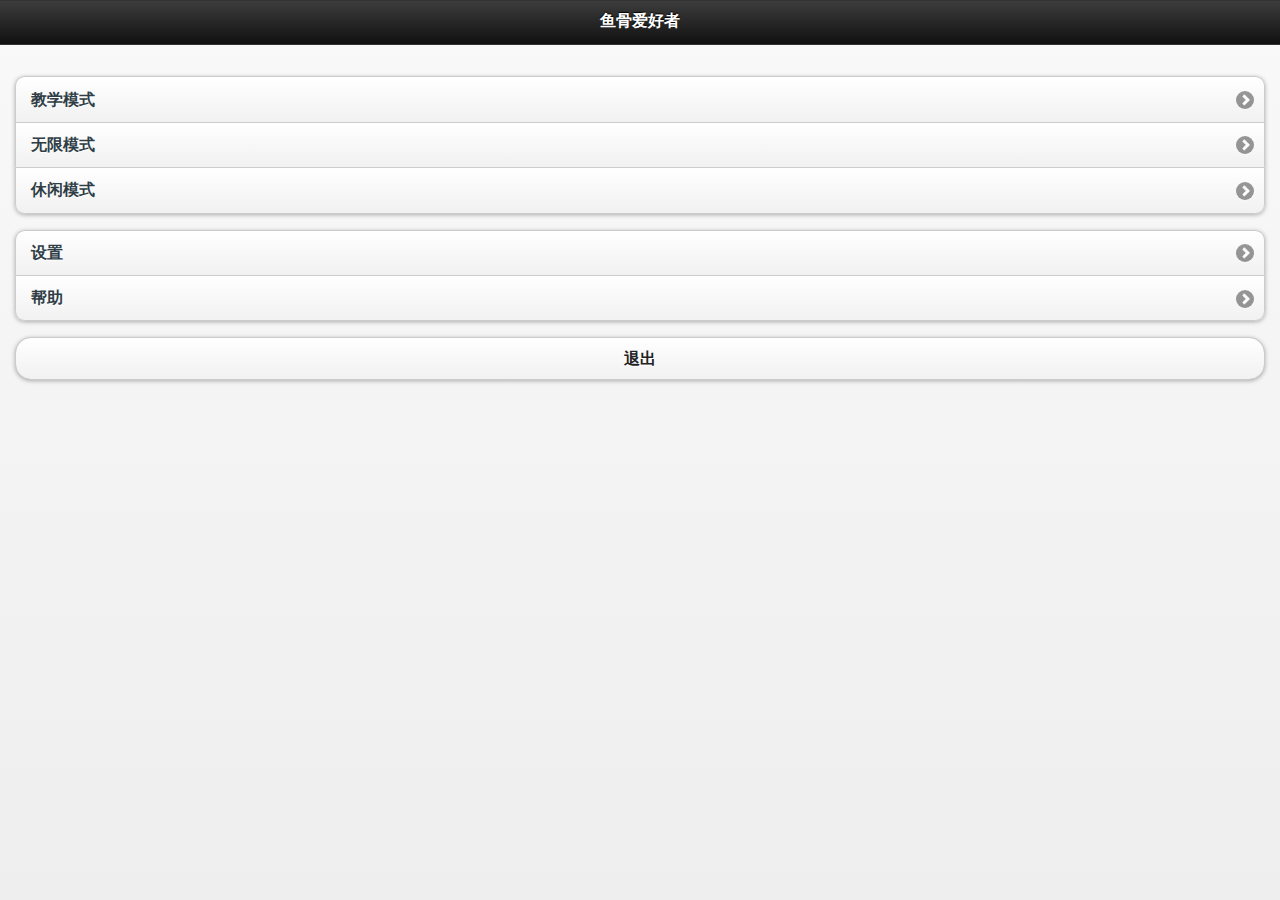
<file: assets/www/index.html>
<!DOCTYPE HTML>
<html>
	<head>
		<meta http-equiv="Content-Type" content="text/html; charset=UTF-8"/> 
		<meta name="viewport" content="width=device-width, initial-scale=1">
		
		<link rel="stylesheet" href="jquery.mobile/jquery.mobile-1.1.1.css" />
		
		<script type="text/javascript" charset="utf-8" src="jquery.mobile/jquery.js"></script>
		<script type="text/javascript" charset="utf-8" src="jquery.mobile/jquery.mobile-1.1.1.js"></script>
		
		<script type="text/javascript">
			function teachMode() {
				window.localStorage.setItem("level", "1");
				window.localStorage.setItem("windowWidth", $(window).width());
				window.localStorage.setItem("windowHeight", $(window).height());
				//navigator.app.loadUrl('file:///android_asset/www/game.html');
				var userAgent = navigator.userAgent.toLowerCase();
				if (userAgent.match(/android/)) {
					window.JsHelper.goToHtml("game.html");
				} else {
					window.location.href = "game.html";
				}
			}
		</script>
	</head>
	<body>
		<div data-role="page" id="homePage">
			<div data-role="header">
				<h1>鱼骨爱好者</h1>
			</div><!-- /header -->
		
			<div data-role="content" id="content">
				<ul data-role="listview" data-inset="true">
					<li>
						<a href="#" data-transition="slide" rel="external" onclick="teachMode()">
							教学模式
						</a>
					</li><li>
						<a href="test.html" data-transition="slide" rel="external">
							无限模式
						</a>
					</li><li>
						<a href="game.html" data-transition="slide" rel="external">
							休闲模式
						</a>
					</li>
				</ul>
				<ul data-role="listview" data-inset="true">
					<li><a href="#">设置</a></li>
					<li><a href="#">帮助</a></li>
				</ul>
				<a href="#" data-role="button">退出</a>
					
			</div><!-- /content -->
		
			<!--div data-role="footer">
				<h4>Page Footer</h4>
			</div--><!-- /footer -->
		</div><!-- /page -->
	</body>
</html>
</file>
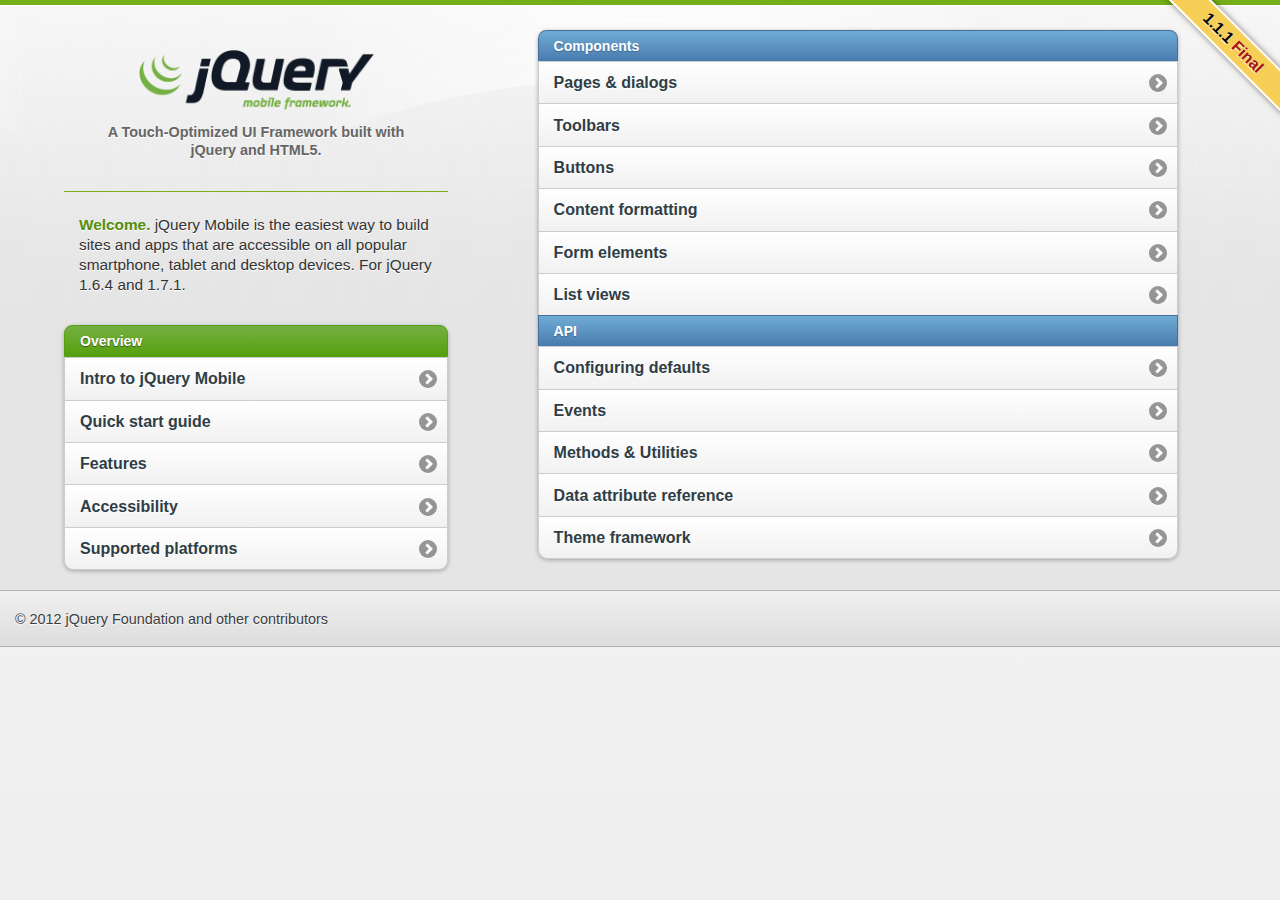
<file: assets/www/jquery.mobile/demos/index.html>
<!DOCTYPE html>
<html>
<head>
	<meta charset="utf-8">
	<meta name="viewport" content="width=device-width, initial-scale=1">
	<title>jQuery Mobile: Demos and Documentation</title>
	<link rel="stylesheet"  href="css/themes/default/jquery.mobile-1.1.1.css" />
	<link rel="stylesheet" href="docs/_assets/css/jqm-docs.css" />
	<script src="js/jquery.js"></script>
	<script src="docs/_assets/js/jqm-docs.js"></script>
	<script src="js/jquery.mobile-1.1.1.js"></script>
	
</head>
<body>
<div data-role="page" class="type-home">
	<div data-role="content">
		<p class="jqm-version"></p>


		<div class="content-secondary">

			<div id="jqm-homeheader">
				<h1 id="jqm-logo"><img src="docs/_assets/images/jquery-logo.png" alt="jQuery Mobile Framework" /></h1>
				<p>A Touch-Optimized UI Framework built with jQuery and HTML5.</p>
			</div>


			<p class="intro"><strong>Welcome.</strong> jQuery Mobile is the easiest way to build sites and apps that are accessible on all popular smartphone, tablet and desktop devices. For jQuery 1.6.4 and 1.7.1.</p>

			<ul data-role="listview" data-inset="true" data-theme="c" data-dividertheme="f">
				<li data-role="list-divider">Overview</li>
				<li><a href="docs/about/intro.html">Intro to jQuery Mobile</a></li>
				<li><a href="docs/about/getting-started.html">Quick start guide</a></li>
				<li><a href="docs/about/features.html">Features</a></li>
				<li><a href="docs/about/accessibility.html">Accessibility</a></li>
				<li><a href="docs/about/platforms.html">Supported platforms</a></li>
			</ul>

		</div><!--/content-primary-->

		<div class="content-primary">
			<nav>


				<ul data-role="listview" data-inset="true" data-theme="c" data-dividertheme="b">
					<li data-role="list-divider">Components</li>
					<li><a href="docs/pages/index.html">Pages &amp; dialogs</a></li>
					<li><a href="docs/toolbars/index.html">Toolbars</a></li>
					<li><a href="docs/buttons/index.html">Buttons</a></li>
					<li><a href="docs/content/index.html">Content formatting</a></li>
					<li><a href="docs/forms/index.html">Form elements</a></li>
					<li><a href="docs/lists/index.html">List views</a></li>

					<li data-role="list-divider">API</li>
					<li><a href="docs/api/globalconfig.html">Configuring defaults</a></li>
					<li><a href="docs/api/events.html">Events</a></li>
					<li><a href="docs/api/methods.html">Methods &amp; Utilities</a></li>
					<li><a href="docs/api/data-attributes.html">Data attribute reference</a></li>
					<li><a href="docs/api/themes.html">Theme framework</a></li>


				</ul>
			</nav>
		</div>



	</div>

	<div data-role="footer" class="footer-docs" data-theme="c">
			<p>&copy; 2012 jQuery Foundation and other contributors</p>
	</div>

</div>
</body>
</html>
</file>
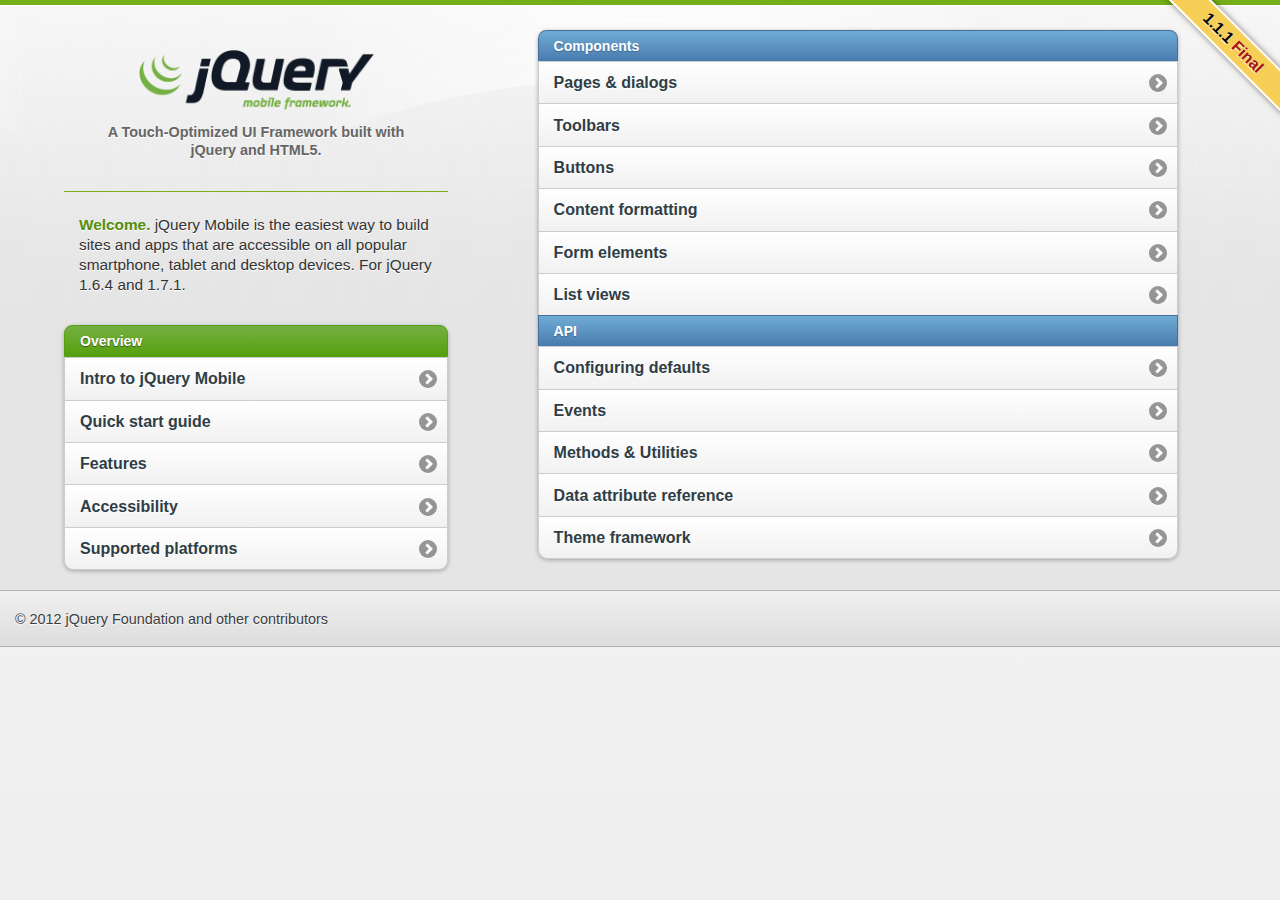
<file: assets/www/jquery.mobile/demos/docs/index.html>
<!DOCTYPE html>
<html>
<head>
	<meta charset="utf-8">
	<meta name="viewport" content="width=device-width, initial-scale=1">
	<title>jQuery Mobile: Demos and Documentation</title>
	<link rel="stylesheet"  href="../css/themes/default/jquery.mobile-1.1.1.css" />
	<link rel="stylesheet" href="_assets/css/jqm-docs.css"/>

	<script src="../js/jquery.js"></script>
	<script src="../docs/_assets/js/jqm-docs.js"></script>
	<script src="../js/jquery.mobile-1.1.1.js"></script>
	<!-- Need to get a proper redirect hooked up. Blech. -->
	<meta http-equiv="refresh" content="0;url=../index.html">
</head> 
<body> 
	<div data-role="page" class="type-index">

<div data-role="header" data-theme="f">
	<h1>jQuery Mobile Docs</h1>
	<a href="../index.html" data-icon="home" data-iconpos="notext" class="ui-btn-right">Home</a>
</div>

<div data-role="content">   
	
<p>Nothing to see here folks.</p>
<a href="../index.html" data-role="button">View the documentation home page</a>

</div>

</div>
</body>
</html>
</file>
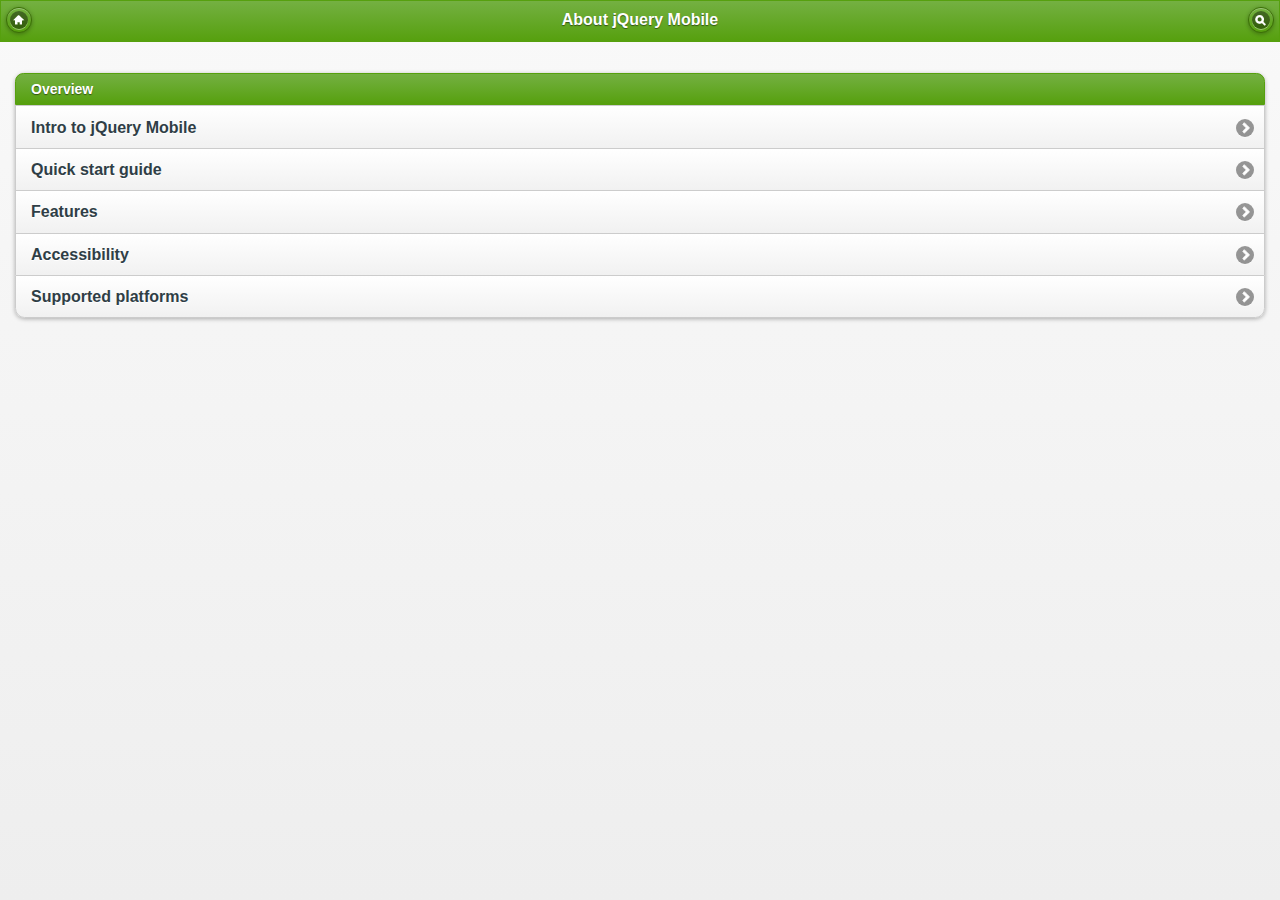
<file: assets/www/jquery.mobile/demos/docs/about/index.html>
<!DOCTYPE html>
<html>
<head>
	<meta charset="utf-8">
	<meta name="viewport" content="width=device-width, initial-scale=1">
	<title>jQuery UI Mobile Framework - About</title>
	<link rel="stylesheet"  href="../../css/themes/default/jquery.mobile-1.1.1.css" />
	<link rel="stylesheet" href="../_assets/css/jqm-docs.css"/>

	<script src="../../js/jquery.js"></script>
	<script src="../../docs/_assets/js/jqm-docs.js"></script>
	<script src="../../js/jquery.mobile-1.1.1.js"></script>

</head>
<body> 

	<div data-role="page" class="type-index">

<div data-role="header" data-theme="f">
	<h1>About jQuery Mobile</h1>
	<a href="../../" data-icon="home" data-iconpos="notext" data-direction="reverse">Home</a>
		<a href="../nav.html" data-icon="search" data-iconpos="notext" data-rel="dialog" data-transition="fade">Search</a>
</div>

<div data-role="content">
	
	<ul data-role="listview" data-inset="true" data-theme="c" data-dividertheme="f">
		<li data-role="list-divider">Overview</li>
		<li><a href="intro.html">Intro to jQuery Mobile</a></li>
		<li><a href="getting-started.html">Quick start guide</a></li>	
		<li><a href="features.html">Features</a></li>
		<li><a href="accessibility.html">Accessibility</a></li>
		<li><a href="platforms.html">Supported platforms</a></li>
	</ul>

</div>

</div>
</body>
</html>
</file>
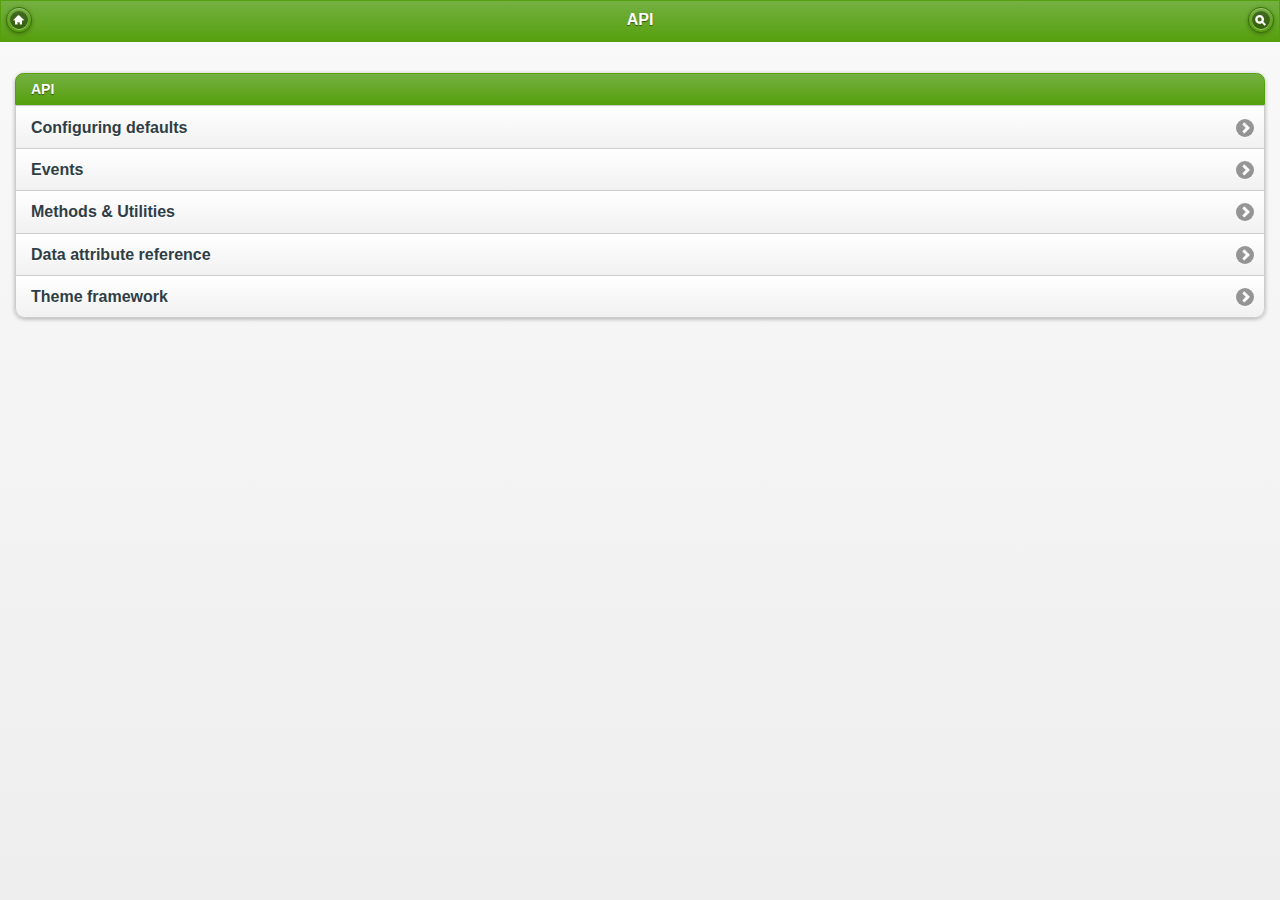
<file: assets/www/jquery.mobile/demos/docs/api/index.html>
<!DOCTYPE html>
<html>
<head>
	<meta charset="utf-8">
	<meta name="viewport" content="width=device-width, initial-scale=1">
	<title>jQuery UI Mobile Framework - API</title>
	<link rel="stylesheet"  href="../../css/themes/default/jquery.mobile-1.1.1.css" />
	<link rel="stylesheet" href="../_assets/css/jqm-docs.css"/>

	<script src="../../js/jquery.js"></script>
	<script src="../../docs/_assets/js/jqm-docs.js"></script>
	<script src="../../js/jquery.mobile-1.1.1.js"></script>

</head> 
<body> 
<div data-role="page" class="type-index">

<div data-role="header" data-theme="f">
	<h1>API</h1>
	<a href="../../" data-icon="home" data-iconpos="notext" data-direction="reverse">Home</a>
		<a href="../nav.html" data-icon="search" data-iconpos="notext" data-rel="dialog" data-transition="fade">Search</a>
</div>

<div data-role="content">
	
		
		<ul data-role="listview" data-inset="true" data-theme="c" data-dividertheme="f">
			<li data-role="list-divider">API</li>
			<li><a href="globalconfig.html">Configuring defaults</a></li>
			<li><a href="events.html">Events</a></li>
			<li><a href="methods.html">Methods &amp; Utilities</a></li>
			<li><a href="data-attributes.html">Data attribute reference</a></li>
			<li><a href="themes.html">Theme framework</a></li>
		</ul>

</div>

</div>
</body>
</html>
</file>
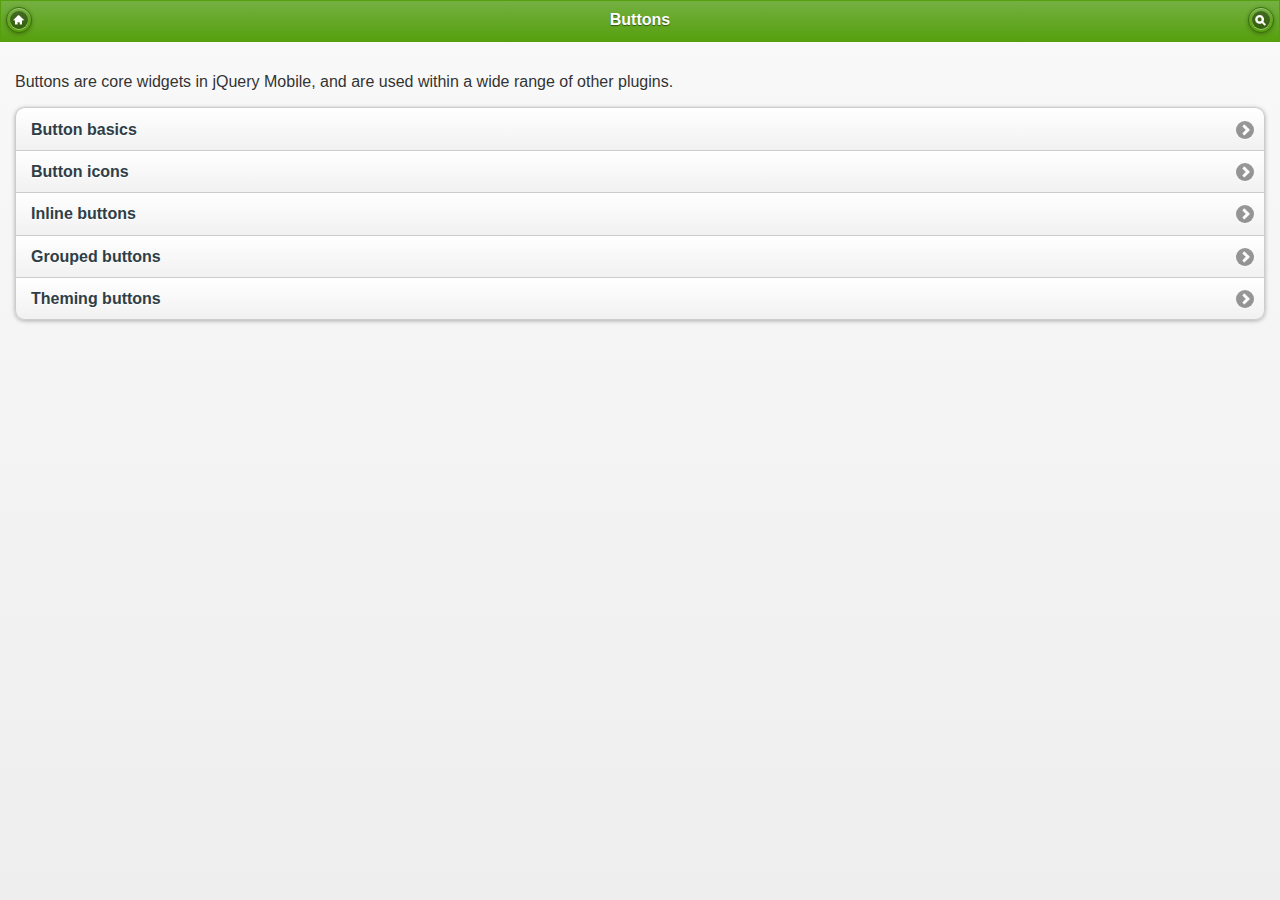
<file: assets/www/jquery.mobile/demos/docs/buttons/index.html>
<!DOCTYPE html> 
<html>
	<head>
	<meta charset="utf-8">
	<meta name="viewport" content="width=device-width, initial-scale=1"> 
	<title>jQuery Mobile Docs - Buttons</title> 
	<link rel="stylesheet"  href="../../css/themes/default/jquery.mobile-1.1.1.css" />  
	<link rel="stylesheet" href="../_assets/css/jqm-docs.css"/>

	<script src="../../js/jquery.js"></script>
	<script src="../../docs/_assets/js/jqm-docs.js"></script>
	<script src="../../js/jquery.mobile-1.1.1.js"></script>

</head> 
<body> 

<div data-role="page" class="type-index">

	<div data-role="header" data-theme="f">
		<h1>Buttons</h1>
		<a href="../../" data-icon="home" data-iconpos="notext" data-direction="reverse">Home</a>
		<a href="../nav.html" data-icon="search" data-iconpos="notext" data-rel="dialog" data-transition="fade">Search</a>
	</div><!-- /header -->

	<div data-role="content">
			<p>Buttons are core widgets in jQuery Mobile, and are used within a wide range of other plugins.</p>

			<ul data-role="listview" data-inset="true">
					<li><a href="buttons-types.html">Button basics</a></li>
					<li><a href="buttons-icons.html">Button icons</a></li>
					<li><a href="buttons-inline.html">Inline buttons</a></li>
					<li><a href="buttons-grouped.html">Grouped buttons</a></li>
					<li><a href="buttons-themes.html">Theming buttons</a></li>
			</ul>
		</div>
	</div><!-- /content -->



	</div><!-- /page -->

	</body>
	</html>
</file>
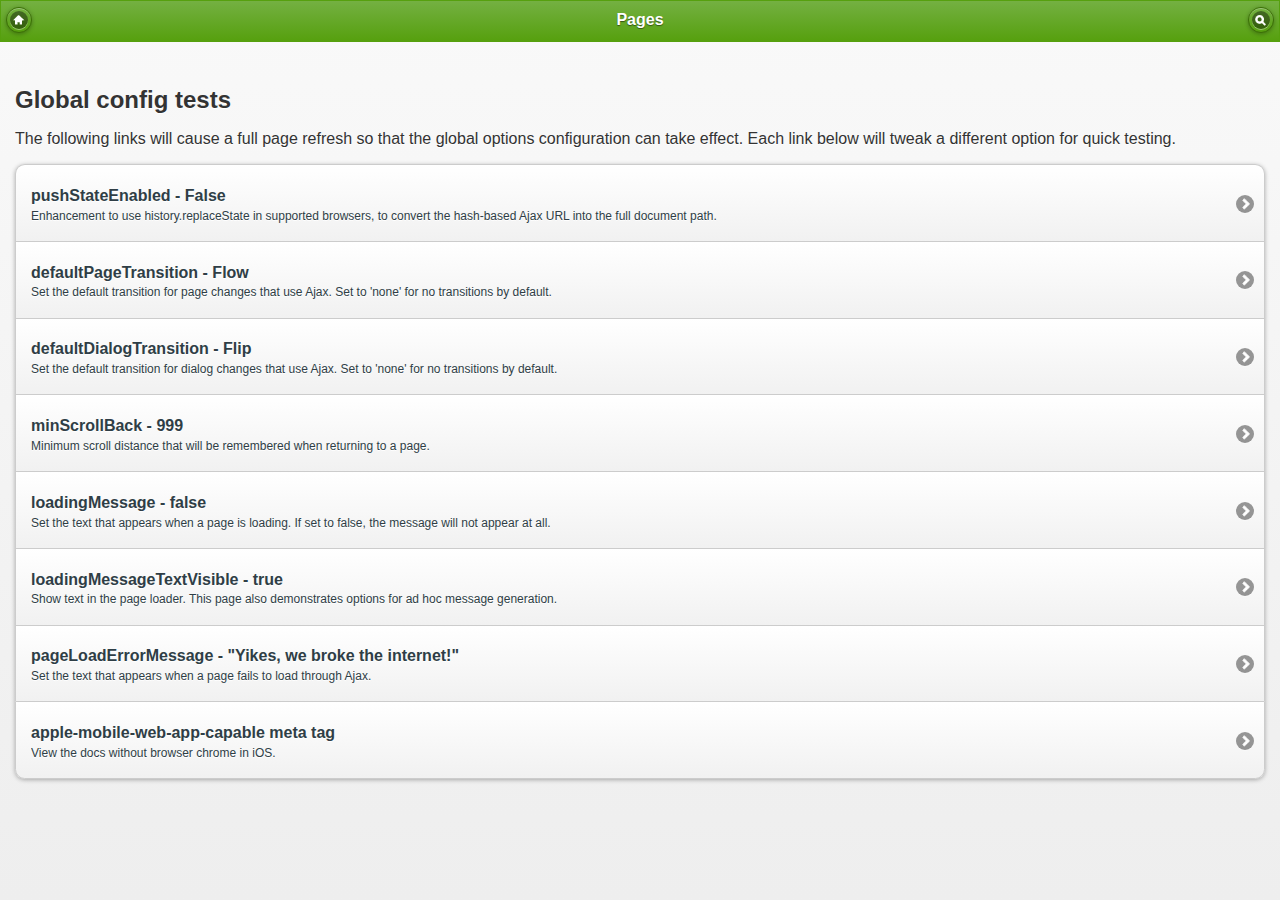
<file: assets/www/jquery.mobile/demos/docs/config/index.html>
<!DOCTYPE html> 
<html>
	<head>
	<meta charset="utf-8">
	<meta name="viewport" content="width=device-width, initial-scale=1"> 
	<title>jQuery Mobile Docs - Configuration</title> 
	<link rel="stylesheet"  href="../../css/themes/default/jquery.mobile-1.1.1.css" />  
	<link rel="stylesheet" href="../_assets/css/jqm-docs.css"/>

	<script src="../../js/jquery.js"></script>
	<script src="../../docs/_assets/js/jqm-docs.js"></script>
	<script src="../../js/jquery.mobile-1.1.1.js"></script>

</head> 
<body> 

	<div data-role="page" class="type-index">

		<div data-role="header" data-theme="f">
		<h1>Pages</h1>
		<a href="../../" data-icon="home" data-iconpos="notext" data-direction="reverse">Home</a>
		<a href="../nav.html" data-icon="search" data-iconpos="notext" data-rel="dialog" data-transition="fade">Search</a>
	</div><!-- /header -->

	<div data-role="content">
				<h2>Global config tests</h2>
				<p>The following links will cause a full page refresh so that the global options configuration can take effect. Each link below will tweak a different option for quick testing.</p>

			
		<ul data-role="listview" data-inset="true">
			<li>
				<a href="pushState.html" data-ajax="false">
				<h3>pushStateEnabled - False</h3>
				<p>Enhancement to use history.replaceState in supported browsers, to convert the hash-based Ajax URL into the full document path. </p>
				</a>
			</li>
			<li>
				<a href="pageTransition.html" data-ajax="false">
				<h3>defaultPageTransition - Flow</h3>
				<p>Set the default transition for page changes that use Ajax. Set to 'none' for no transitions by default.</p>
				</a>
			</li>
			<li>
				<a href="dialogTransition.html" data-ajax="false">
				<h3>defaultDialogTransition - Flip</h3>
				<p>Set the default transition for dialog changes that use Ajax. Set to 'none' for no transitions by default.</p>
				</a>
			</li>
			<li>
				<a href="minScrollBack.html" data-ajax="false">
				<h3>minScrollBack - 999</h3>
				<p>Minimum scroll distance that will be remembered when returning to a page.</p>
				</a>
			</li>
			<li>
				<a href="loadingMessage.html" data-ajax="false">
				<h3>loadingMessage - false</h3>
				<p>Set the text that appears when a page is loading. If set to false, the message will not appear at all.</p>
				</a>
			</li>
			<li>
				<a href="loadingMessageTextVisible.html" data-ajax="false">
				<h3>loadingMessageTextVisible - true</h3>
				<p>Show text in the page loader.  This page also demonstrates options for ad hoc message generation.</p>
				</a>
			</li>
			<li>
				<a href="pageLoadErrorMessage.html" data-ajax="false">
				<h3>pageLoadErrorMessage - "Yikes, we broke the internet!"</h3>
				<p>Set the text that appears when a page fails to load through Ajax.</p>
				</a>
			</li>
			<li>
				<a href="iOSFullscreen.html" data-ajax="false">
				<h3>apple-mobile-web-app-capable meta tag</h3>
				<p>View the docs without browser chrome in iOS.</p>
				</a>
			</li>
		</ul>
		

		</div><!-- /ui-body wrapper -->	
</div><!-- /page -->

</body>
</html>
</file>
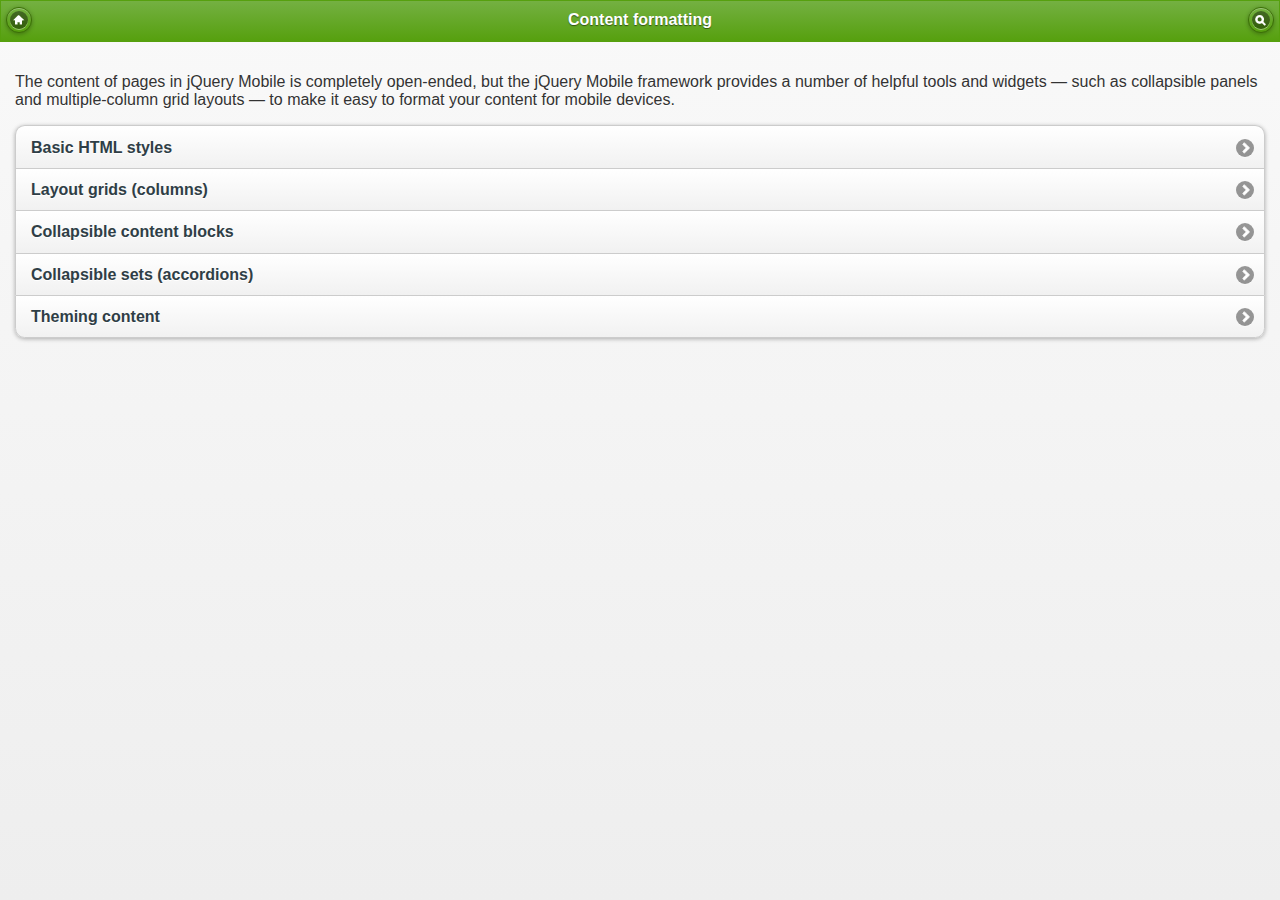
<file: assets/www/jquery.mobile/demos/docs/content/index.html>
<!DOCTYPE html> 
<html>
	<head>
	<meta charset="utf-8">
	<meta name="viewport" content="width=device-width, initial-scale=1"> 
	<title>jQuery Mobile Docs - Content formatting</title> 
	<link rel="stylesheet"  href="../../css/themes/default/jquery.mobile-1.1.1.css" />  
	<link rel="stylesheet" href="../_assets/css/jqm-docs.css"/>

	<script src="../../js/jquery.js"></script>
	<script src="../../docs/_assets/js/jqm-docs.js"></script>
	<script src="../../js/jquery.mobile-1.1.1.js"></script>

</head> 
<body> 

<div data-role="page" class="type-index">

		<div data-role="header" data-theme="f">
		<h1>Content formatting</h1>
		<a href="../../" data-icon="home" data-iconpos="notext" data-direction="reverse">Home</a>
		<a href="../nav.html" data-icon="search" data-iconpos="notext" data-rel="dialog" data-transition="fade">Search</a>
	</div><!-- /header -->

	<div data-role="content">

		<p>The content of pages in jQuery Mobile is completely open-ended, but the jQuery Mobile framework provides a number of helpful tools and widgets &mdash; such as collapsible panels and multiple-column grid layouts &mdash; to make it easy to format your content for mobile devices.</p>

		

			
		<ul data-role="listview" data-inset="true">
			<li><a href="content-html.html">Basic HTML styles</a></li>
			<li><a href="content-grids.html">Layout grids (columns)</a></li>
			<li><a href="content-collapsible.html">Collapsible content blocks</a></li>
			<li><a href="content-collapsible-set.html">Collapsible sets (accordions)</a></li>
			<li><a href="content-themes.html">Theming content</a></li>
			<!--<li><a href="api-content.html">API documentation</a></li>-->
		</ul>

	</div><!-- /ui-body wrapper -->	
</div><!-- /page -->

</body>
</html>
</file>
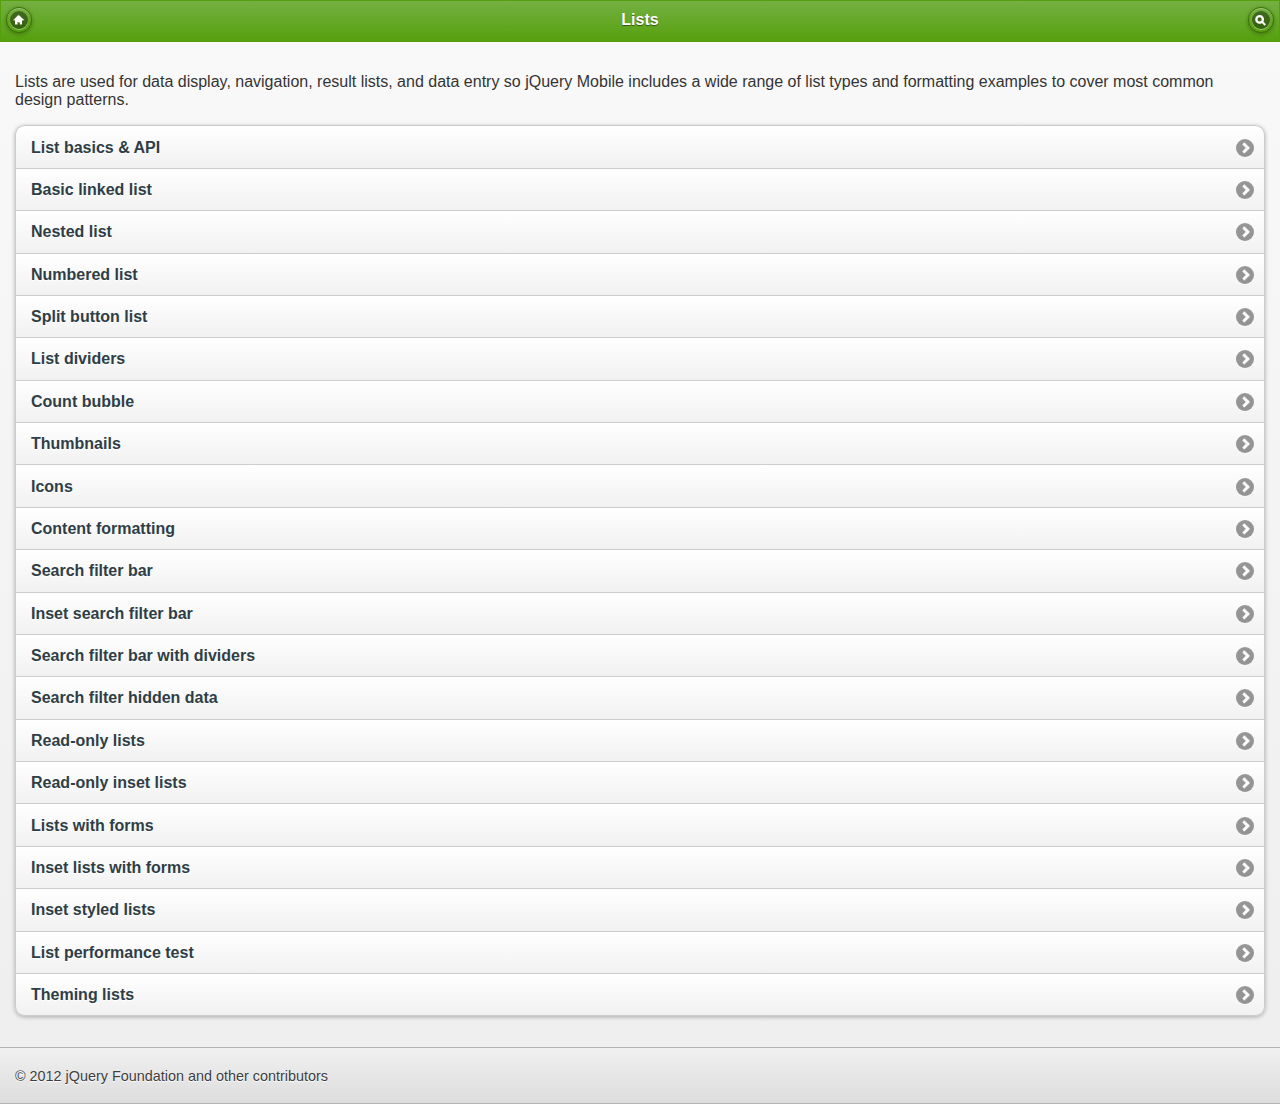
<file: assets/www/jquery.mobile/demos/docs/lists/index.html>
<!DOCTYPE html> 
<html>
	<head>
	<meta charset="utf-8">
	<meta name="viewport" content="width=device-width, initial-scale=1"> 
	<title>jQuery Mobile Docs - Lists</title> 
	<link rel="stylesheet"  href="../../css/themes/default/jquery.mobile-1.1.1.css" />  
	<link rel="stylesheet" href="../_assets/css/jqm-docs.css"/>

	<script src="../../js/jquery.js"></script>
	<script src="../../docs/_assets/js/jqm-docs.js"></script>
	<script src="../../js/jquery.mobile-1.1.1.js"></script>

</head> 
<body> 

	<div data-role="page" class="type-index">

		<div data-role="header" data-theme="f">
		<h1>Lists</h1>
		<a href="../../" data-icon="home" data-iconpos="notext" data-direction="reverse">Home</a>
		<a href="../nav.html" data-icon="search" data-iconpos="notext" data-rel="dialog" data-transition="fade">Search</a>
	</div><!-- /header -->

	<div data-role="content">

		<p>Lists are used for data display, navigation, result lists, and data entry so jQuery Mobile includes a wide range of list types and formatting examples to cover most common design patterns.</p>
				
		<ul data-role="listview" data-inset="true">
			<li><a href="docs-lists.html">List basics &amp; API</a></li>
			<li><a href="lists-ul.html">Basic linked list</a></li>
			<li><a href="lists-nested.html">Nested list</a></li>
			<li><a href="lists-ol.html">Numbered list</a></li>
			
			
			
			<li><a href="lists-split.html">Split button list</a></li>	
			<li><a href="lists-divider.html">List dividers</a></li>
			<li><a href="lists-count.html">Count bubble</a></li>
			<li><a href="lists-thumbnails.html">Thumbnails</a></li>
			<li><a href="lists-icons.html">Icons</a></li>
			<li><a href="lists-formatting.html">Content formatting</a></li>
			<li><a href="lists-search.html">Search filter bar</a></li>
			<li><a href="lists-search-inset.html">Inset search filter bar</a></li>
			<li><a href="lists-search-with-dividers.html">Search filter bar with dividers</a></li>
			<li><a href="lists-search-filtertext.html">Search filter hidden data</a></li>

			<li><a href="lists-readonly.html">Read-only lists</a></li>
			<li><a href="lists-readonly-inset.html">Read-only inset lists</a></li>
			<li><a href="lists-forms.html">Lists with forms</a></li>
			<li><a href="lists-forms-inset.html">Inset lists with forms</a></li>
			
			
			
			<li><a href="lists-inset.html">Inset styled lists</a></li>
			<li><a href="lists-performance.html">List performance test</a></li>
			<li><a href="lists-themes.html">Theming lists</a></li>
			<!--<li><a href="api-lists.html">API documentation</a></li>-->
		</ul>
		
	

	</div><!-- /content -->

	<div data-role="footer" class="footer-docs" data-theme="c">
			<p>&copy; 2012 jQuery Foundation and other contributors</p>
	</div>

	</div><!-- /page -->

	</body>
	</html>
</file>
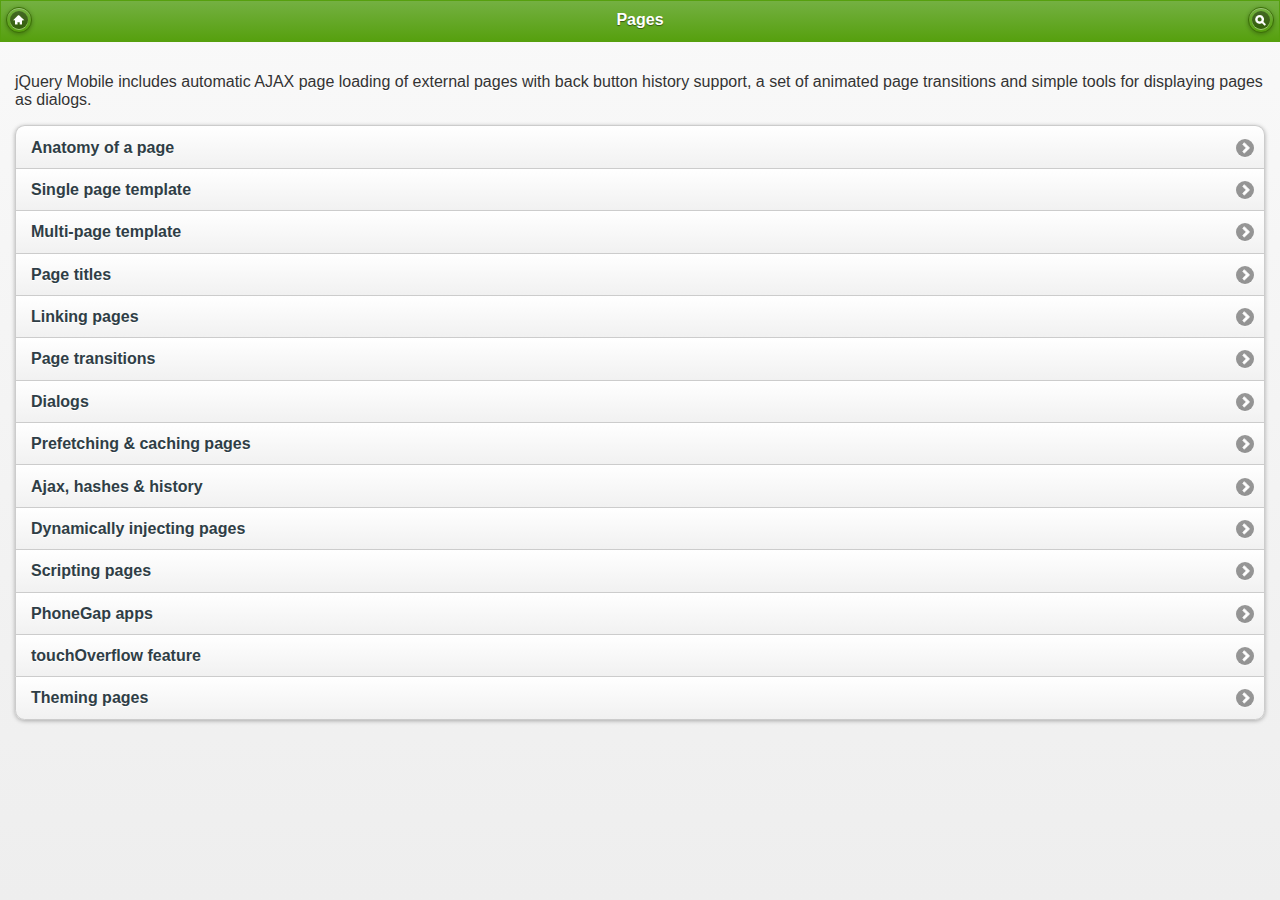
<file: assets/www/jquery.mobile/demos/docs/pages/index.html>
<!DOCTYPE html> 
<html>
	<head>
	<meta charset="utf-8">
	<meta name="viewport" content="width=device-width, initial-scale=1"> 
	<title>jQuery Mobile Docs - Pages</title> 
	<link rel="stylesheet"  href="../../css/themes/default/jquery.mobile-1.1.1.css" />  
	<link rel="stylesheet" href="../_assets/css/jqm-docs.css"/>

	<script src="../../js/jquery.js"></script>
	<script src="../../docs/_assets/js/jqm-docs.js"></script>
	<script src="../../js/jquery.mobile-1.1.1.js"></script>

</head> 
<body> 

	<div data-role="page" class="type-index">

		<div data-role="header" data-theme="f">
		<h1>Pages</h1>
		<a href="../../" data-icon="home" data-iconpos="notext" data-direction="reverse">Home</a>
		<a href="../nav.html" data-icon="search" data-iconpos="notext" data-rel="dialog" data-transition="fade">Search</a>
	</div><!-- /header -->

	<div data-role="content">

				<p>jQuery Mobile includes automatic AJAX page loading of external pages with back button history support, a set of animated page transitions and simple tools for displaying pages as dialogs.</p>

			
		<ul data-role="listview" data-inset="true">
								<li><a href="page-anatomy.html">Anatomy of a page</a></li>
								<li><a href="page-template.html" data-ajax="false">Single page template</a></li>
								<li><a href="multipage-template.html" data-ajax="false">Multi-page template</a></li>
								<li><a href="page-titles.html">Page titles</a></li>
								<li><a href="page-links.html">Linking pages</a></li>
								<li><a href="page-transitions.html">Page transitions</a></li>
								<li><a href="page-dialogs.html">Dialogs</a></li>
								<li><a href="page-cache.html">Prefetching &amp; caching pages</a></li>
								<li><a href="page-navmodel.html">Ajax, hashes &amp; history</a></li>
								<li><a href="page-dynamic.html">Dynamically injecting pages</a></li>
								<li><a href="page-scripting.html">Scripting pages</a></li>
								<li><a href="phonegap.html">PhoneGap apps</a></li>
								<li><a href="touchoverflow.html">touchOverflow feature</a></li>
								<li><a href="pages-themes.html">Theming pages</a></li>
		</ul>


		</div><!-- /ui-body wrapper -->	
</div><!-- /page -->

</body>
</html>
</file>
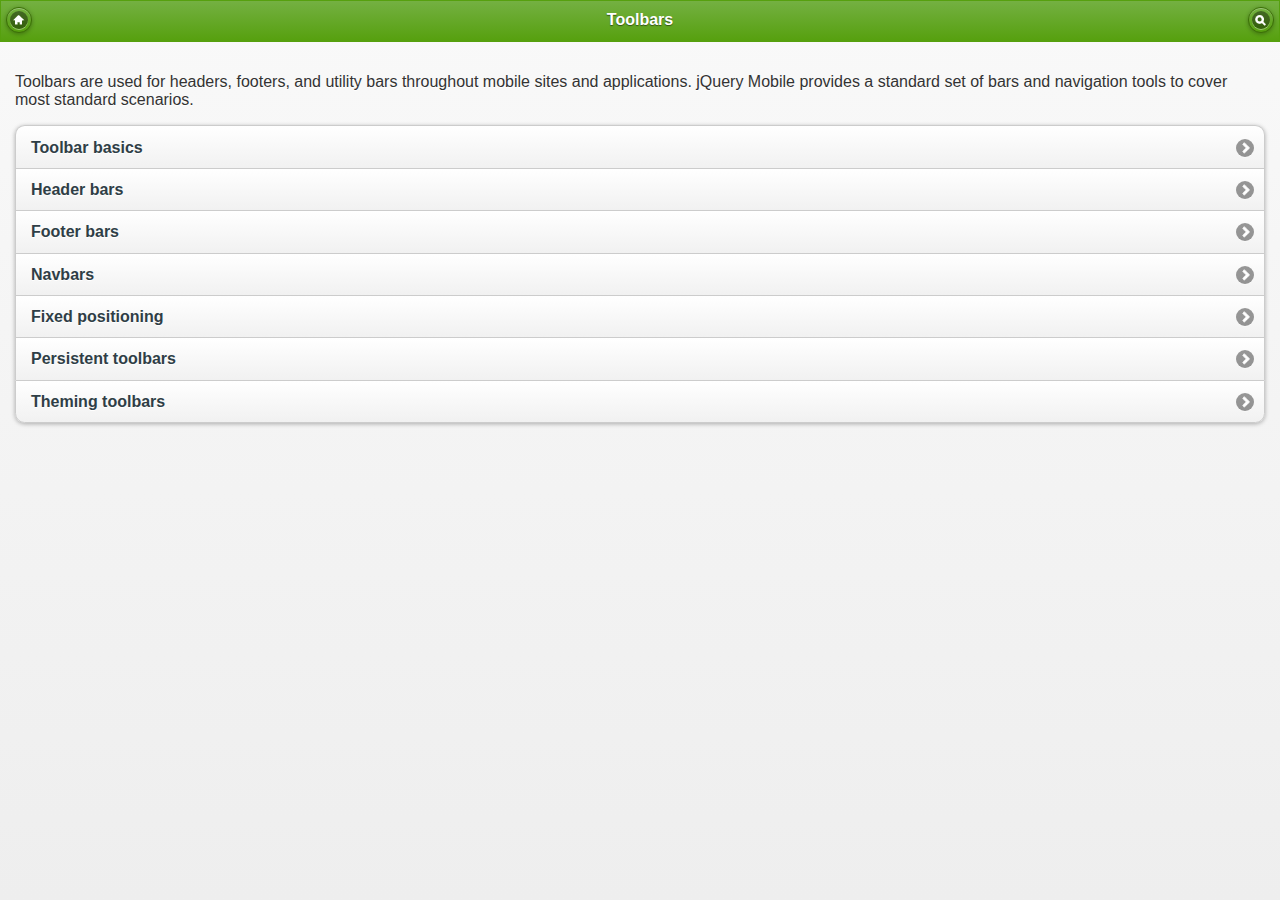
<file: assets/www/jquery.mobile/demos/docs/toolbars/index.html>
<!DOCTYPE html> 
<html>
	<head>
	<meta charset="utf-8">
	<meta name="viewport" content="width=device-width, initial-scale=1"> 
	<title>jQuery Mobile Docs - Toolbars</title> 
	<link rel="stylesheet"  href="../../css/themes/default/jquery.mobile-1.1.1.css" />  
	<link rel="stylesheet" href="../_assets/css/jqm-docs.css"/>

	<script src="../../js/jquery.js"></script>
	<script src="../../docs/_assets/js/jqm-docs.js"></script>
	<script src="../../js/jquery.mobile-1.1.1.js"></script>

</head> 
<body> 

	<div data-role="page" class="type-index">

		<div data-role="header" data-theme="f">
		<h1>Toolbars</h1>
		<a href="../../" data-icon="home" data-iconpos="notext" data-direction="reverse">Home</a>
		<a href="../nav.html" data-icon="search" data-iconpos="notext" data-rel="dialog" data-transition="fade">Search</a>
	</div><!-- /header -->

	<div data-role="content">

		<p>Toolbars are used for headers, footers, and utility bars throughout mobile sites and applications. jQuery Mobile provides a standard set of bars and navigation tools to cover most standard scenarios.</p>

			
		<ul data-role="listview" data-inset="true">
			<li><a href="docs-bars.html">Toolbar basics</a></li>
			<li><a href="docs-headers.html">Header bars</a></li>
			<li><a href="docs-footers.html">Footer bars</a></li>
			<li><a href="docs-navbar.html">Navbars</a></li>
			<li><a href="bars-fixed.html">Fixed positioning</a></li>
			<li><a href="footer-persist-a.html">Persistent toolbars</a></li>
			<li><a href="bars-themes.html">Theming toolbars</a></li>
			<!--<li><a href="api-bars.html">API documentation</a></li>-->
		</ul>			

	</div><!-- /content -->
</div><!-- /page -->

</body>
</html>
</file>
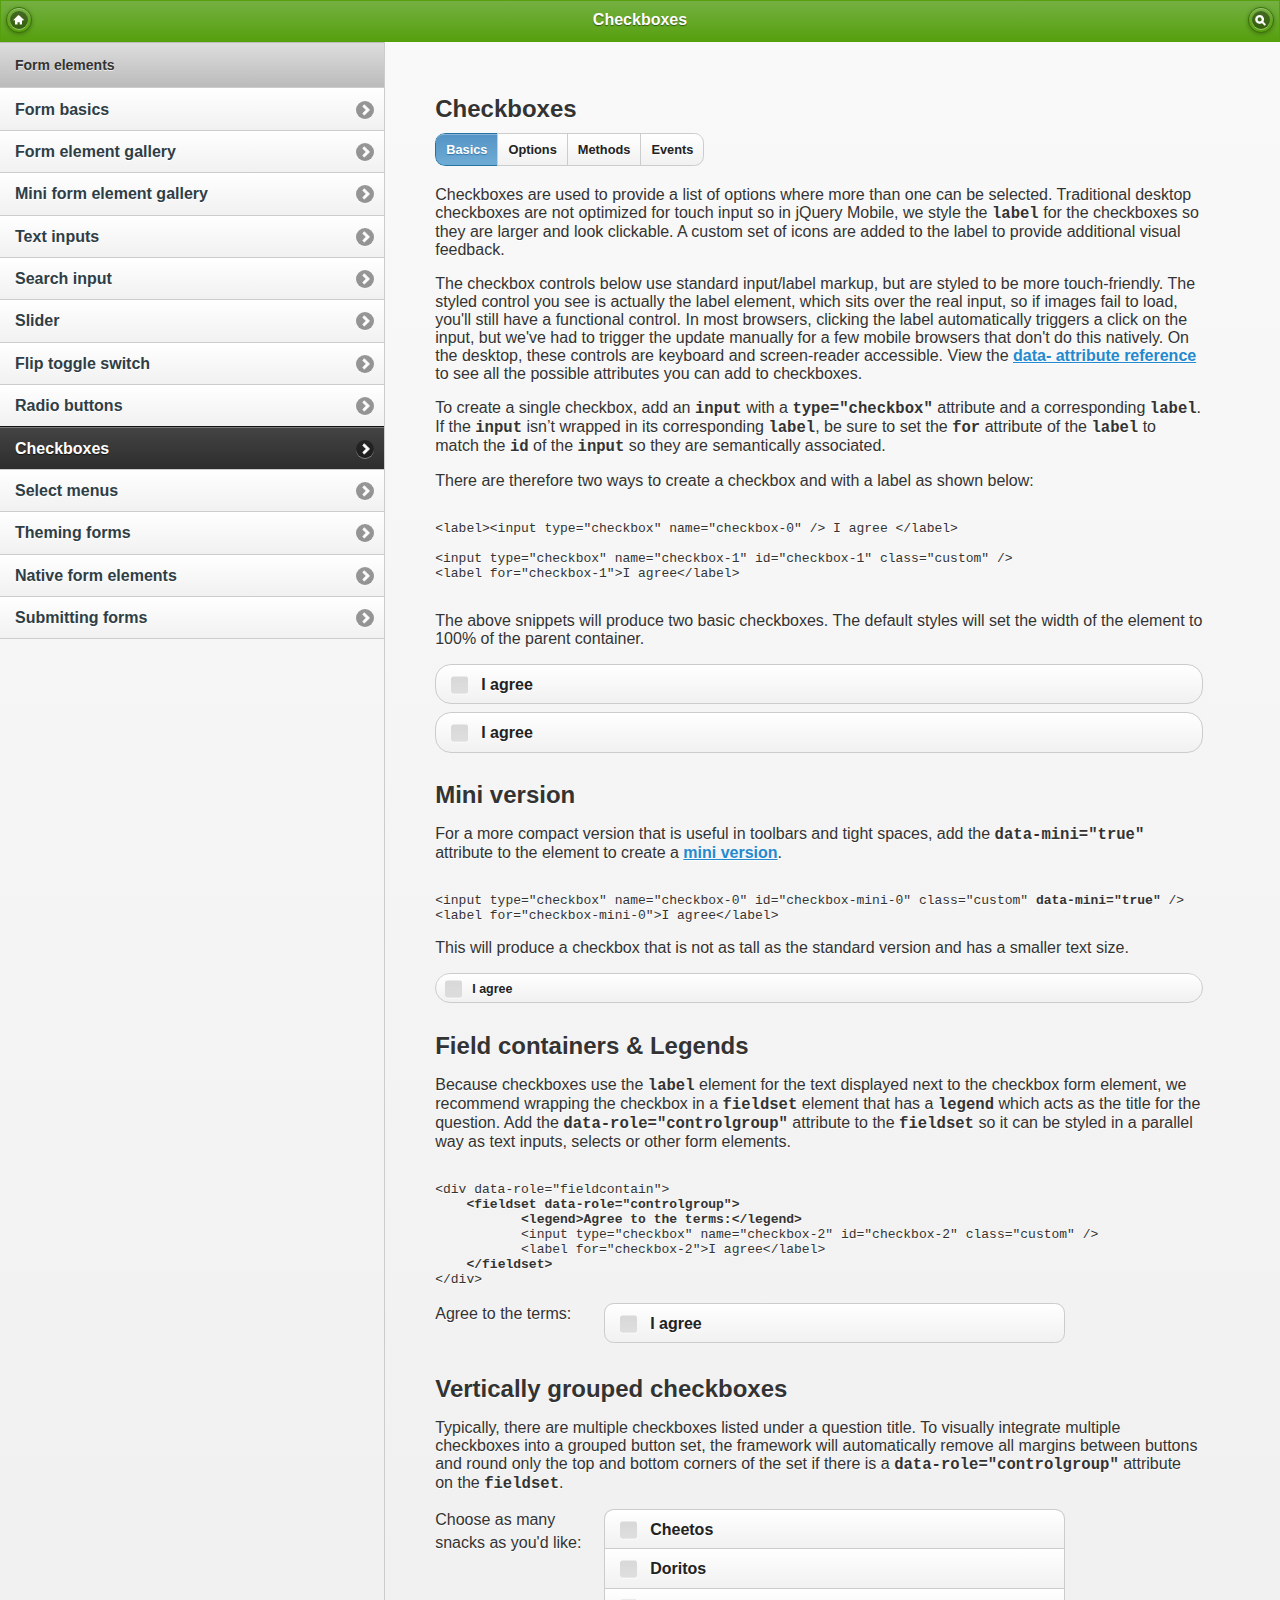
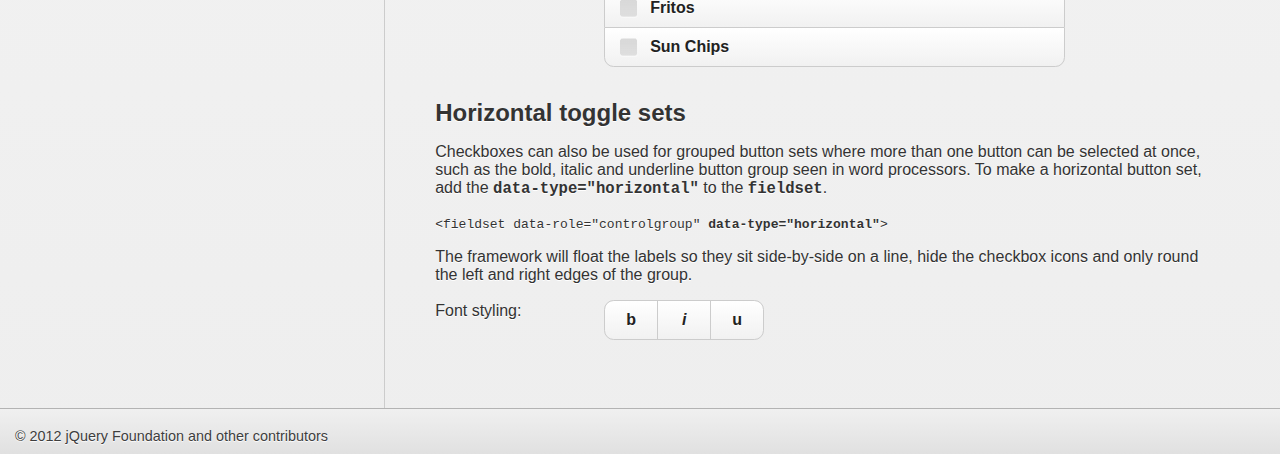
<file: assets/www/jquery.mobile/demos/docs/forms/checkboxes/index.html>
<!DOCTYPE html> 
<html>
	<head>
	<meta charset="utf-8">
	<meta name="viewport" content="width=device-width, initial-scale=1"> 
	<title>jQuery Mobile Docs - Checkboxes</title> 
	<link rel="stylesheet"  href="../../../css/themes/default/jquery.mobile-1.1.1.css" />
	<link rel="stylesheet" href="../../_assets/css/jqm-docs.css"/>
	<script src="../../../js/jquery.js"></script>
	<script src="../../../docs/_assets/js/jqm-docs.js"></script>
	<script src="../../../js/jquery.mobile-1.1.1.js"></script>

</head> 
<body> 

	<div data-role="page" class="type-interior">

		<div data-role="header" data-theme="f">
		<h1>Checkboxes</h1>
		<a href="../../../" data-icon="home" data-iconpos="notext" data-direction="reverse">Home</a>
		<a href="../../nav.html" data-icon="search" data-iconpos="notext" data-rel="dialog" data-transition="fade">Search</a>
	</div><!-- /header -->

	<div data-role="content">
		<div class="content-primary">
		
		<form action="#" method="get">

		<h2>Checkboxes</h2>

    <ul data-role="controlgroup" data-type="horizontal" class="localnav">
      <li><a href="index.html" data-role="button" data-transition="fade" class="ui-btn-active">Basics</a></li>
      <li><a href="options.html" data-role="button" data-transition="fade">Options</a></li>
      <li><a href="methods.html" data-role="button" data-transition="fade">Methods</a></li>
      <li><a href="events.html" data-role="button" data-transition="fade">Events</a></li>
    </ul>

		<p>Checkboxes are used to provide a list of options where more than one can be selected. Traditional desktop checkboxes are not optimized for touch input so in jQuery Mobile, we style the <code>label</code> for the checkboxes so they are larger and look clickable. A custom set of icons are added to the label to provide additional visual feedback.</p>
		
		<p>The checkbox controls below use standard input/label markup, but are styled to be more touch-friendly. The styled control you see is actually the label element, which sits over the real input, so if images fail to load, you'll still have a functional control. In most browsers, clicking the label automatically triggers a click on the input, but we've had to trigger the update manually for a few mobile browsers that don't do this natively. On the desktop, these controls are keyboard and screen-reader accessible. View the <a href="../../api/data-attributes.html">data- attribute reference</a> to see all the possible attributes you can add to checkboxes.</p>

		<p>To create a single checkbox, add an <code>input</code> with a <code>type="checkbox"</code> attribute and a corresponding <code>label</code>. If the <code>input</code> isn’t wrapped in its corresponding <code>label</code>, be sure to set the <code>for</code> attribute of the <code>label</code> to match the <code>id</code> of the <code>input</code> so they are semantically associated.</p>
		<p>There are therefore two ways to create a checkbox and with a label as shown below:</p>
		
		<pre><code>	
&lt;label&gt;&lt;input type=&quot;checkbox&quot; name=&quot;checkbox-0&quot; /&gt; I agree &lt;/label&gt;
			
&lt;input type=&quot;checkbox&quot; name=&quot;checkbox-1&quot; id=&quot;checkbox-1&quot; class=&quot;custom&quot; /&gt;
&lt;label for=&quot;checkbox-1&quot;&gt;I agree&lt;/label&gt;
		</code></pre>
				
		<p>The above snippets will produce two basic checkboxes. The default styles will set the width of the element to 100% of the parent container.</p>
					
		<label> <input type="checkbox" name="checkbox-0 "/> I agree</label>
		
		<input type="checkbox" name="checkbox-1" id="checkbox-1" class="custom" />
		<label for="checkbox-1">I agree</label>
		
		
		<h2>Mini version</h2>

		<p>For a more compact version that is useful in toolbars and tight spaces, add the <code>data-mini="true"</code> attribute to the element to create a <a href="../forms-all-mini.html">mini version</a>. </p>

<pre><code>	
&lt;input type=&quot;checkbox&quot; name=&quot;checkbox-0&quot; id=&quot;checkbox-mini-0&quot; class=&quot;custom&quot; <strong>data-mini=&quot;true&quot;</strong> /&gt;
&lt;label for=&quot;checkbox-mini-0&quot;&gt;I agree&lt;/label&gt;
</code></pre>
		
		<p>This will produce a checkbox that is not as tall as the standard version and has a smaller text size.</p>
		<input type="checkbox" name="checkbox-mini-0" id="checkbox-mini-0" class="custom" data-mini="true" />
		<label for="checkbox-mini-0">I agree</label>


		<h2>Field containers &amp; Legends</h2>
		<p>Because checkboxes use the <code>label</code> element for the text displayed next to the checkbox form element, we recommend wrapping the checkbox in a <code>fieldset</code> element that has a <code>legend</code> which acts as the title for the question. Add the  <code> data-role="controlgroup"</code> attribute to the <code>fieldset</code> so it can be styled in a parallel way as text inputs, selects or other form elements.</p>
		
<pre><code>	
&lt;div data-role=&quot;fieldcontain&quot;&gt;
    <strong>&lt;fieldset data-role=&quot;controlgroup&quot;&gt;
	   &lt;legend&gt;Agree to the terms:&lt;/legend&gt;</strong>
	   &lt;input type=&quot;checkbox&quot; name=&quot;checkbox-2&quot; id=&quot;checkbox-2&quot; class=&quot;custom&quot; /&gt;
	   &lt;label for=&quot;checkbox-2&quot;&gt;I agree&lt;/label&gt;
    <strong>&lt;/fieldset&gt;</strong>
&lt;/div&gt;
</code></pre>

	<div data-role="fieldcontain">
	 	<fieldset data-role="controlgroup">
			<legend>Agree to the terms:</legend>
			<input type="checkbox" name="checkbox-2" id="checkbox-2" class="custom" />
			<label for="checkbox-2">I agree</label>
	    </fieldset>
	</div>
	
			
		
		<h2>Vertically grouped checkboxes</h2>
		
		<p>Typically, there are multiple checkboxes listed under a question title. To visually integrate multiple checkboxes into a grouped button set, the framework will automatically remove all margins between buttons and round only the top and bottom corners of the set if there is a <code> data-role="controlgroup"</code> attribute on the <code>fieldset</code>.</p>

			<div  data-role="fieldcontain">
			 	<fieldset data-role="controlgroup">
					<legend>Choose as many snacks as you'd like:</legend>
					<input type="checkbox" name="checkbox-1a" id="checkbox-1a" class="custom" />
					<label for="checkbox-1a">Cheetos</label>

					<input type="checkbox" name="checkbox-2a" id="checkbox-2a" class="custom" />
					<label for="checkbox-2a">Doritos</label>
					
					<input type="checkbox" name="checkbox-3a" id="checkbox-3a" class="custom" />
					<label for="checkbox-3a">Fritos</label>

					<input type="checkbox" name="checkbox-4a" id="checkbox-4a" class="custom" />
					<label for="checkbox-4a">Sun Chips</label>
			    </fieldset>
			</div>
		
		<h2>Horizontal toggle sets</h2>
		
		<p>Checkboxes can also be used for grouped button sets where more than one button can be selected at once, such as the bold, italic and underline button group seen in word processors. To make a horizontal button set, add the <code> data-type="horizontal"</code> to the <code>fieldset</code>.</p>

<code>
&lt;fieldset data-role=&quot;controlgroup&quot; <strong>data-type=&quot;horizontal&quot;</strong>&gt;
</code>

			<p>The framework will float the labels so they sit side-by-side on a line, hide the checkbox icons and only round the left and right edges of the group.</p>
			
		<div data-role="fieldcontain">
		    <fieldset data-role="controlgroup" data-type="horizontal">
		    	<legend>Font styling:</legend>
		    	<input type="checkbox" name="checkbox-6" id="checkbox-6" class="custom" />
				<label for="checkbox-6">b</label>

				<input type="checkbox" name="checkbox-7" id="checkbox-7" class="custom" />
				<label for="checkbox-7"><em>i</em></label>

				<input type="checkbox" name="checkbox-8" id="checkbox-8" class="custom" />
				<label for="checkbox-8">u</label>    
		    </fieldset>
		</div>




	</form>
	
	</div><!--/content-primary -->		
	
	<div class="content-secondary">
		
		<div data-role="collapsible" data-collapsed="true" data-theme="b" data-content-theme="d">
			
				<h3>More in this section</h3>
				
				<ul data-role="listview" data-theme="c" data-dividertheme="d">
				
					<li data-role="list-divider">Form elements</li>
					<li><a href="../docs-forms.html">Form basics</a></li>
					<li><a href="../forms-all.html">Form element gallery</a></li>
					<li><a href="../forms-all-mini.html">Mini form element gallery</a></li>
					<li><a href="../textinputs/index.html">Text inputs</a></li>
					<li><a href="../search/">Search input</a></li>
					<li><a href="../slider/">Slider</a></li>
					<li><a href="../switch/">Flip toggle switch</a></li>
					<li><a href="../radiobuttons/">Radio buttons</a></li>
					<li data-theme="a"><a href="index.html">Checkboxes</a></li>
					<li><a href="../selects/">Select menus</a></li>
					<li><a href="../forms-themes.html">Theming forms</a></li>
					<li><a href="../forms-all-native.html">Native form elements</a></li>
					<li><a href="../forms-sample.html">Submitting forms</a></li>
					
	
				</ul>
		</div>
	</div>		

</div><!-- /content -->

<div data-role="footer" class="footer-docs" data-theme="c">
		<p>&copy; 2012 jQuery Foundation and other contributors</p>
</div>
	
</div><!-- /page -->

</body>
</html>
</file>
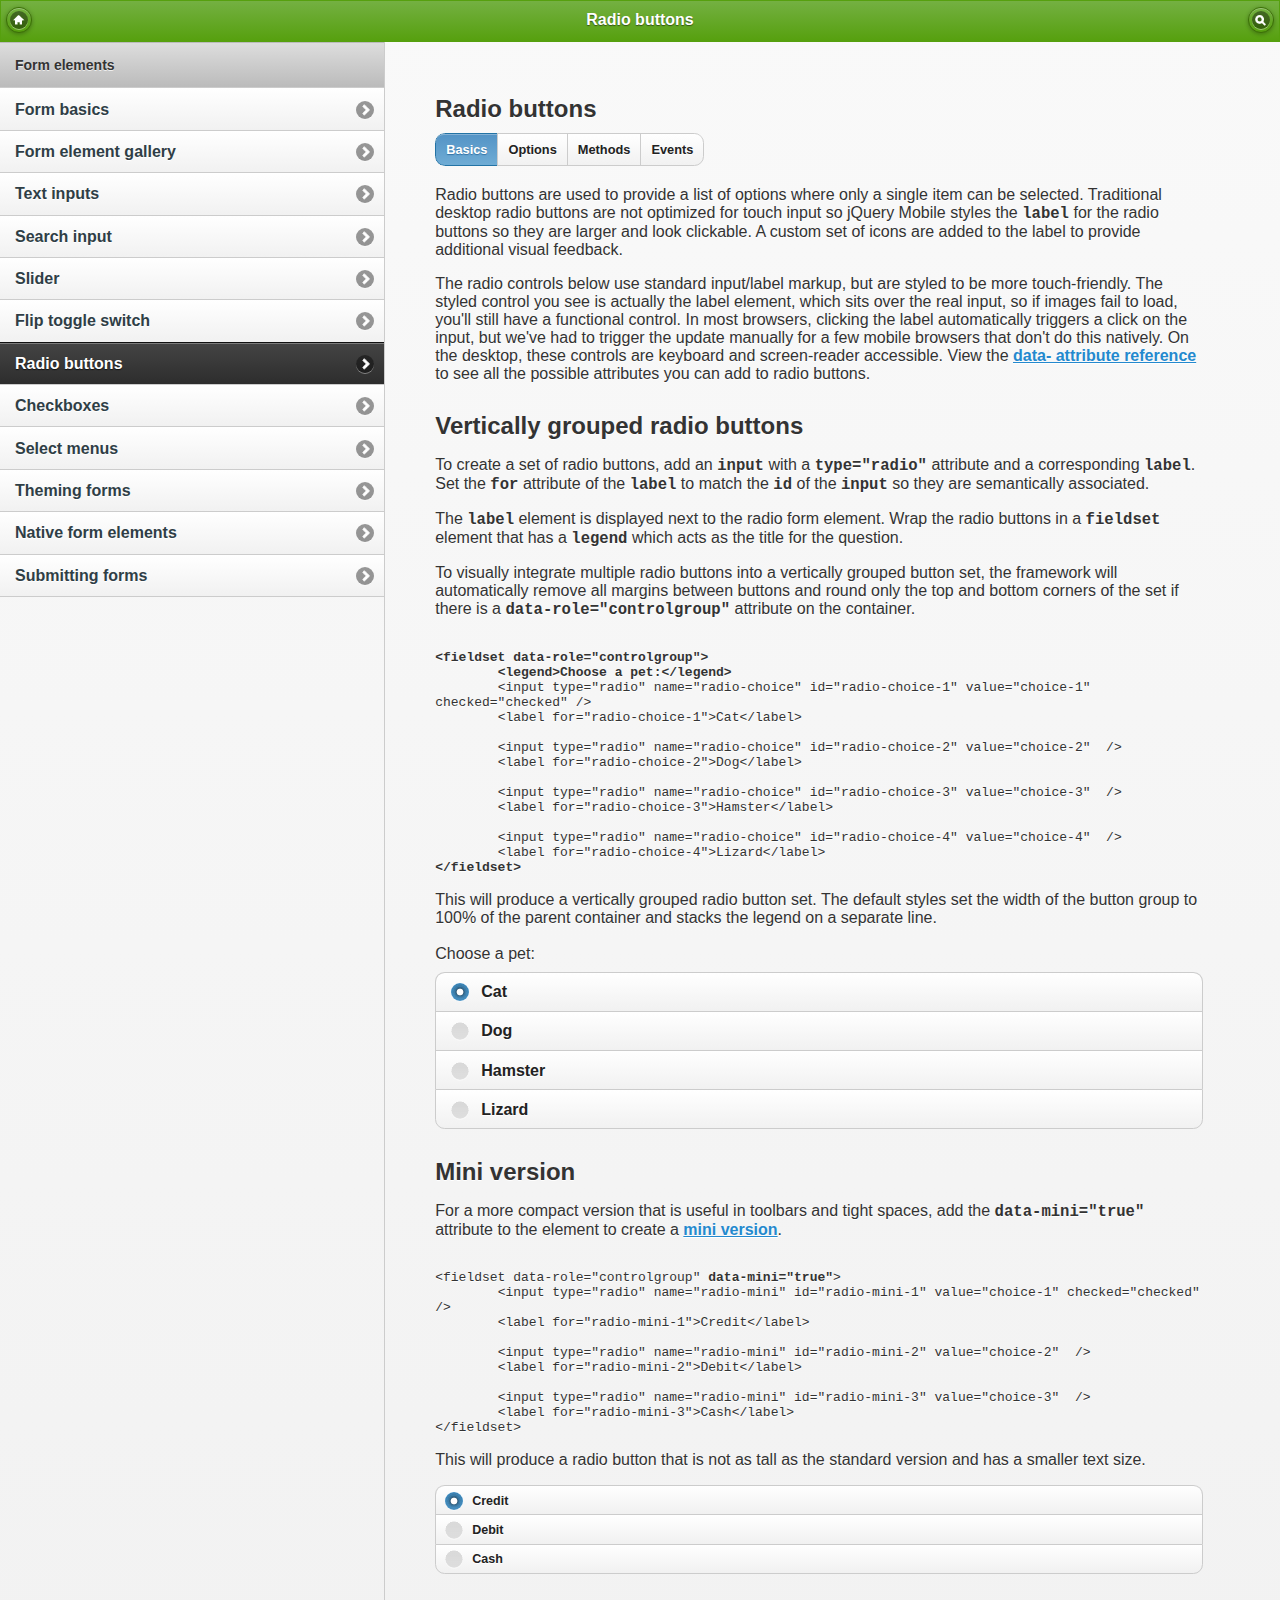
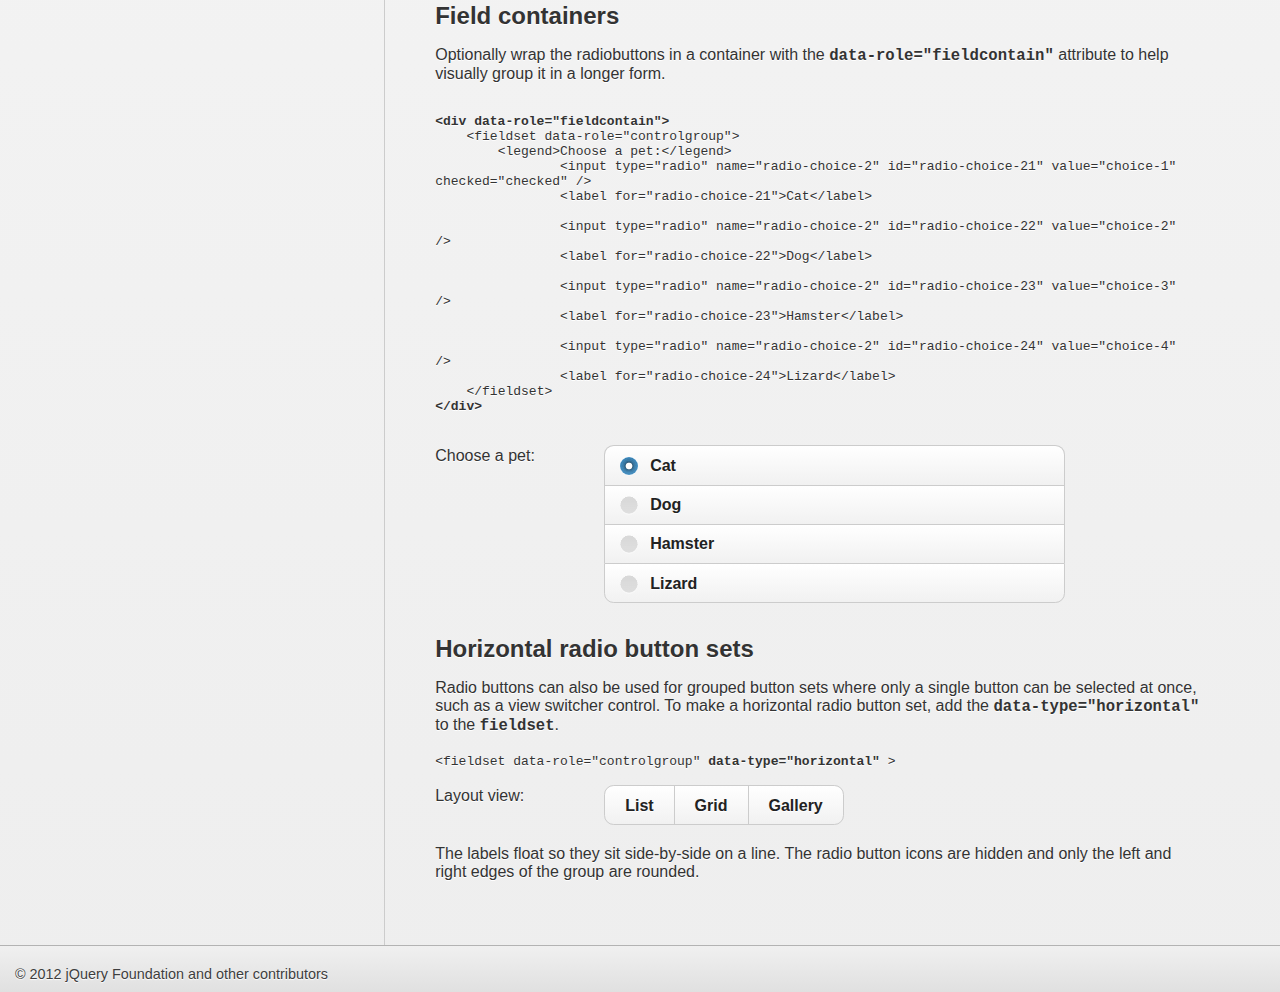
<file: assets/www/jquery.mobile/demos/docs/forms/radiobuttons/index.html>
<!DOCTYPE html> 
<html>
	<head>
	<meta charset="utf-8">
	<meta name="viewport" content="width=device-width, initial-scale=1"> 
	<title>jQuery Mobile Docs - Radio Buttons</title> 
	<link rel="stylesheet"  href="../../../css/themes/default/jquery.mobile-1.1.1.css" />
	<link rel="stylesheet" href="../../_assets/css/jqm-docs.css"/> 
	<script src="../../../js/jquery.js"></script>
	<script src="../../../docs/_assets/js/jqm-docs.js"></script>
	<script src="../../../js/jquery.mobile-1.1.1.js"></script>

</head> 
<body> 

	<div data-role="page" class="type-interior">

		<div data-role="header" data-theme="f">
		<h1>Radio buttons</h1>
		<a href="../../../" data-icon="home" data-iconpos="notext" data-direction="reverse">Home</a>
		<a href="../../nav.html" data-icon="search" data-iconpos="notext" data-rel="dialog" data-transition="fade">Search</a>
	</div><!-- /header -->

	<div data-role="content">
		<div class="content-primary">
		
		<form action="#" method="get">

		<h2>Radio buttons</h2>

    <ul data-role="controlgroup" data-type="horizontal" class="localnav">
      <li><a href="index.html" data-role="button" data-transition="fade" class="ui-btn-active">Basics</a></li>
      <li><a href="options.html" data-role="button" data-transition="fade">Options</a></li>
      <li><a href="methods.html" data-role="button" data-transition="fade">Methods</a></li>
      <li><a href="events.html" data-role="button" data-transition="fade">Events</a></li>
    </ul>

		<p>Radio buttons are used to provide a list of options where only a single item can be selected. Traditional desktop radio buttons are not optimized for touch input so jQuery Mobile styles the <code>label</code> for the radio buttons so they are larger and look clickable. A custom set of icons are added to the label to provide additional visual feedback.</p>
		
		<p>The radio controls below use standard input/label markup, but are styled to be more touch-friendly. The styled control you see is actually the label element, which sits over the real input, so if images fail to load, you'll still have a functional control. In most browsers, clicking the label automatically triggers a click on the input, but we've had to trigger the update manually for a few mobile browsers that don't do this natively. On the desktop, these controls are keyboard and screen-reader accessible. View the <a href="../../api/data-attributes.html">data- attribute reference</a> to see all the possible attributes you can add to radio buttons.</p>
		
		<h2>Vertically grouped radio buttons</h2>
		
		<p>To create a set of radio buttons, add an <code>input</code> with a <code>type="radio"</code> attribute and a corresponding <code>label</code>. Set the <code>for</code> attribute of the <code>label</code> to match the <code>id</code> of the <code>input</code> so they are semantically associated.</p>
		
		<p>The <code>label</code> element is displayed next to the radio form element. Wrap the radio buttons in a <code>fieldset</code> element that has a <code>legend</code> which acts as the title for the question.</p>
		
		<p>To visually integrate multiple radio buttons into a vertically grouped button set, the framework will automatically remove all margins between buttons and round only the top and bottom corners of the set if there is a <code> data-role="controlgroup"</code> attribute on the container.</p>
				
<pre><code>	
<strong>&lt;fieldset data-role=&quot;controlgroup&quot;&gt;
	&lt;legend&gt;Choose a pet:&lt;/legend&gt;</strong>
     	&lt;input type=&quot;radio&quot; name=&quot;radio-choice&quot; id=&quot;radio-choice-1&quot; value=&quot;choice-1&quot; checked=&quot;checked&quot; /&gt;
     	&lt;label for=&quot;radio-choice-1&quot;&gt;Cat&lt;/label&gt;

     	&lt;input type=&quot;radio&quot; name=&quot;radio-choice&quot; id=&quot;radio-choice-2&quot; value=&quot;choice-2&quot;  /&gt;
     	&lt;label for=&quot;radio-choice-2&quot;&gt;Dog&lt;/label&gt;

     	&lt;input type=&quot;radio&quot; name=&quot;radio-choice&quot; id=&quot;radio-choice-3&quot; value=&quot;choice-3&quot;  /&gt;
     	&lt;label for=&quot;radio-choice-3&quot;&gt;Hamster&lt;/label&gt;

     	&lt;input type=&quot;radio&quot; name=&quot;radio-choice&quot; id=&quot;radio-choice-4&quot; value=&quot;choice-4&quot;  /&gt;
     	&lt;label for=&quot;radio-choice-4&quot;&gt;Lizard&lt;/label&gt;
<strong>&lt;/fieldset&gt;</strong>
</code></pre>

		
		<p>This will produce a vertically grouped radio button set. The default styles set the width of the button group to 100% of the parent container and stacks the legend on a separate line.</p>
		
		
	    <fieldset data-role="controlgroup">
	    	<legend>Choose a pet:</legend>
	         	<input type="radio" name="radio-pet" id="radio-pet-1a" value="choice-1" checked="checked"  />
	         	<label for="radio-pet-1a">Cat</label>

	         	<input type="radio" name="radio-pet" id="radio-pet-2a" value="choice-2"  />
	         	<label for="radio-pet-2a">Dog</label>

	         	<input type="radio" name="radio-pet" id="radio-pet-3a" value="choice-3"  />
	         	<label for="radio-pet-3a">Hamster</label>

	         	<input type="radio" name="radio-pet" id="radio-pet-4a" value="choice-4"  />
	         	<label for="radio-pet-4a">Lizard</label>
	    </fieldset>

		<h2>Mini version</h2>

		<p>For a more compact version that is useful in toolbars and tight spaces, add the <code>data-mini="true"</code> attribute to the element to create a <a href="../forms-all-mini.html">mini version</a>. </p>

<pre><code>			
&lt;fieldset data-role=&quot;controlgroup&quot; <strong>data-mini=&quot;true&quot;</strong>&gt;
    	&lt;input type=&quot;radio&quot; name=&quot;radio-mini&quot; id=&quot;radio-mini-1&quot; value=&quot;choice-1&quot; checked=&quot;checked&quot; /&gt;
    	&lt;label for=&quot;radio-mini-1&quot;&gt;Credit&lt;/label&gt;

	&lt;input type=&quot;radio&quot; name=&quot;radio-mini&quot; id=&quot;radio-mini-2&quot; value=&quot;choice-2&quot;  /&gt;
    	&lt;label for=&quot;radio-mini-2&quot;&gt;Debit&lt;/label&gt;
    	
    	&lt;input type=&quot;radio&quot; name=&quot;radio-mini&quot; id=&quot;radio-mini-3&quot; value=&quot;choice-3&quot;  /&gt;
    	&lt;label for=&quot;radio-mini-3&quot;&gt;Cash&lt;/label&gt;
&lt;/fieldset&gt;
</code></pre>

		<p>This will produce a radio button that is not as tall as the standard version and has a smaller text size.</p>
		
		<fieldset data-role="controlgroup" data-mini="true">
	         	<input type="radio" name="radio-mini" id="radio-mini-1" value="choice-1" checked="checked" />
	         	<label for="radio-mini-1">Credit</label>
	         	<input type="radio" name="radio-mini" id="radio-mini-2" value="choice-2"  />
	         	<label for="radio-mini-2">Debit</label>
	         	<input type="radio" name="radio-mini" id="radio-mini-3" value="choice-3"  />
	         	<label for="radio-mini-3">Cash</label>
	    </fieldset>
		
		<h2>Field containers</h2>
		
		<p>Optionally wrap the radiobuttons in a container with the <code>data-role="fieldcontain"</code> attribute to help visually group it in a longer form.</p>
	<pre><code>	
<strong>&lt;div data-role=&quot;fieldcontain&quot;&gt;</strong>
    &lt;fieldset data-role=&quot;controlgroup&quot;&gt;
    	&lt;legend&gt;Choose a pet:&lt;/legend&gt;
         	&lt;input type=&quot;radio&quot; name=&quot;radio-choice-2&quot; id=&quot;radio-choice-21&quot; value=&quot;choice-1&quot; checked=&quot;checked&quot; /&gt;
         	&lt;label for=&quot;radio-choice-21&quot;&gt;Cat&lt;/label&gt;

         	&lt;input type=&quot;radio&quot; name=&quot;radio-choice-2&quot; id=&quot;radio-choice-22&quot; value=&quot;choice-2&quot;  /&gt;
         	&lt;label for=&quot;radio-choice-22&quot;&gt;Dog&lt;/label&gt;

         	&lt;input type=&quot;radio&quot; name=&quot;radio-choice-2&quot; id=&quot;radio-choice-23&quot; value=&quot;choice-3&quot;  /&gt;
         	&lt;label for=&quot;radio-choice-23&quot;&gt;Hamster&lt;/label&gt;

         	&lt;input type=&quot;radio&quot; name=&quot;radio-choice-2&quot; id=&quot;radio-choice-24&quot; value=&quot;choice-4&quot;  /&gt;
         	&lt;label for=&quot;radio-choice-24&quot;&gt;Lizard&lt;/label&gt;
    &lt;/fieldset&gt;
<strong>&lt;/div&gt;
</strong>	</code></pre>

		<div data-role="fieldcontain">
		    <fieldset data-role="controlgroup">
		    	<legend>Choose a pet:</legend>
		         	<input type="radio" name="radio-pet-1" id="radio-pet-1" value="choice-1" checked="checked"  />
		         	<label for="radio-pet-1">Cat</label>

		         	<input type="radio" name="radio-pet-1" id="radio-pet-2" value="choice-2"  />
		         	<label for="radio-pet-2">Dog</label>

		         	<input type="radio" name="radio-pet-1" id="radio-pet-3" value="choice-3"  />
		         	<label for="radio-pet-3">Hamster</label>

		         	<input type="radio" name="radio-pet-1" id="radio-pet-4" value="choice-4"  />
		         	<label for="radio-pet-4">Lizard</label>
		    </fieldset>
		</div>
			<h2>Horizontal radio button sets</h2>

			<p>Radio buttons can also be used for grouped button sets where only a single button can be selected at once, such as a view switcher control. To make a horizontal radio button set, add the <code> data-type="horizontal"</code> to the <code>fieldset</code>.</p>

	<code>
	&lt;fieldset data-role=&quot;controlgroup&quot; <strong>data-type=&quot;horizontal&quot;</strong> &gt;
	</code>

	<div data-role="fieldcontain">
	    <fieldset data-role="controlgroup" data-type="horizontal">
	     	<legend>Layout view:</legend>
	         	<input type="radio" name="radio-view" id="radio-view-a" value="list"  />
	         	<label for="radio-view-a">List</label>
	         	<input type="radio" name="radio-view" id="radio-view-b" value="grid"  />
	         	<label for="radio-view-b">Grid</label>
	         	<input type="radio" name="radio-view" id="radio-view-c" value="gallery"  />
	         	<label for="radio-view-c">Gallery</label>
	    </fieldset>
	</div>

				<p>The labels float so they sit side-by-side on a line. The radio button icons are hidden and only the left and right edges of the group are rounded.</p>
				

	



	</form>
	
	</div><!--/content-primary -->		
	
	<div class="content-secondary">
		
		<div data-role="collapsible" data-collapsed="true" data-theme="b" data-content-theme="d">
			
				<h3>More in this section</h3>
				
				<ul data-role="listview" data-theme="c" data-dividertheme="d">
				
					<li data-role="list-divider">Form elements</li>
					<li><a href="../docs-forms.html">Form basics</a></li>
					<li><a href="../forms-all.html">Form element gallery</a></li>
					<li><a href="../textinputs/index.html">Text inputs</a></li>
					<li><a href="../search/">Search input</a></li>
					<li><a href="../slider/">Slider</a></li>
					<li><a href="../switch/">Flip toggle switch</a></li>
					<li data-theme="a"><a href="index.html">Radio buttons</a></li>
					<li><a href="../checkboxes/">Checkboxes</a></li>
					<li><a href="../selects/">Select menus</a></li>
					<li><a href="../forms-themes.html">Theming forms</a></li>
					<li><a href="../forms-all-native.html">Native form elements</a></li>
					<li><a href="../forms-sample.html">Submitting forms</a></li>
					
	
				</ul>
		</div>
	</div>		

</div><!-- /content -->

<div data-role="footer" class="footer-docs" data-theme="c">
		<p>&copy; 2012 jQuery Foundation and other contributors</p>
</div>
	
</div><!-- /page -->

</body>
</html>
</file>
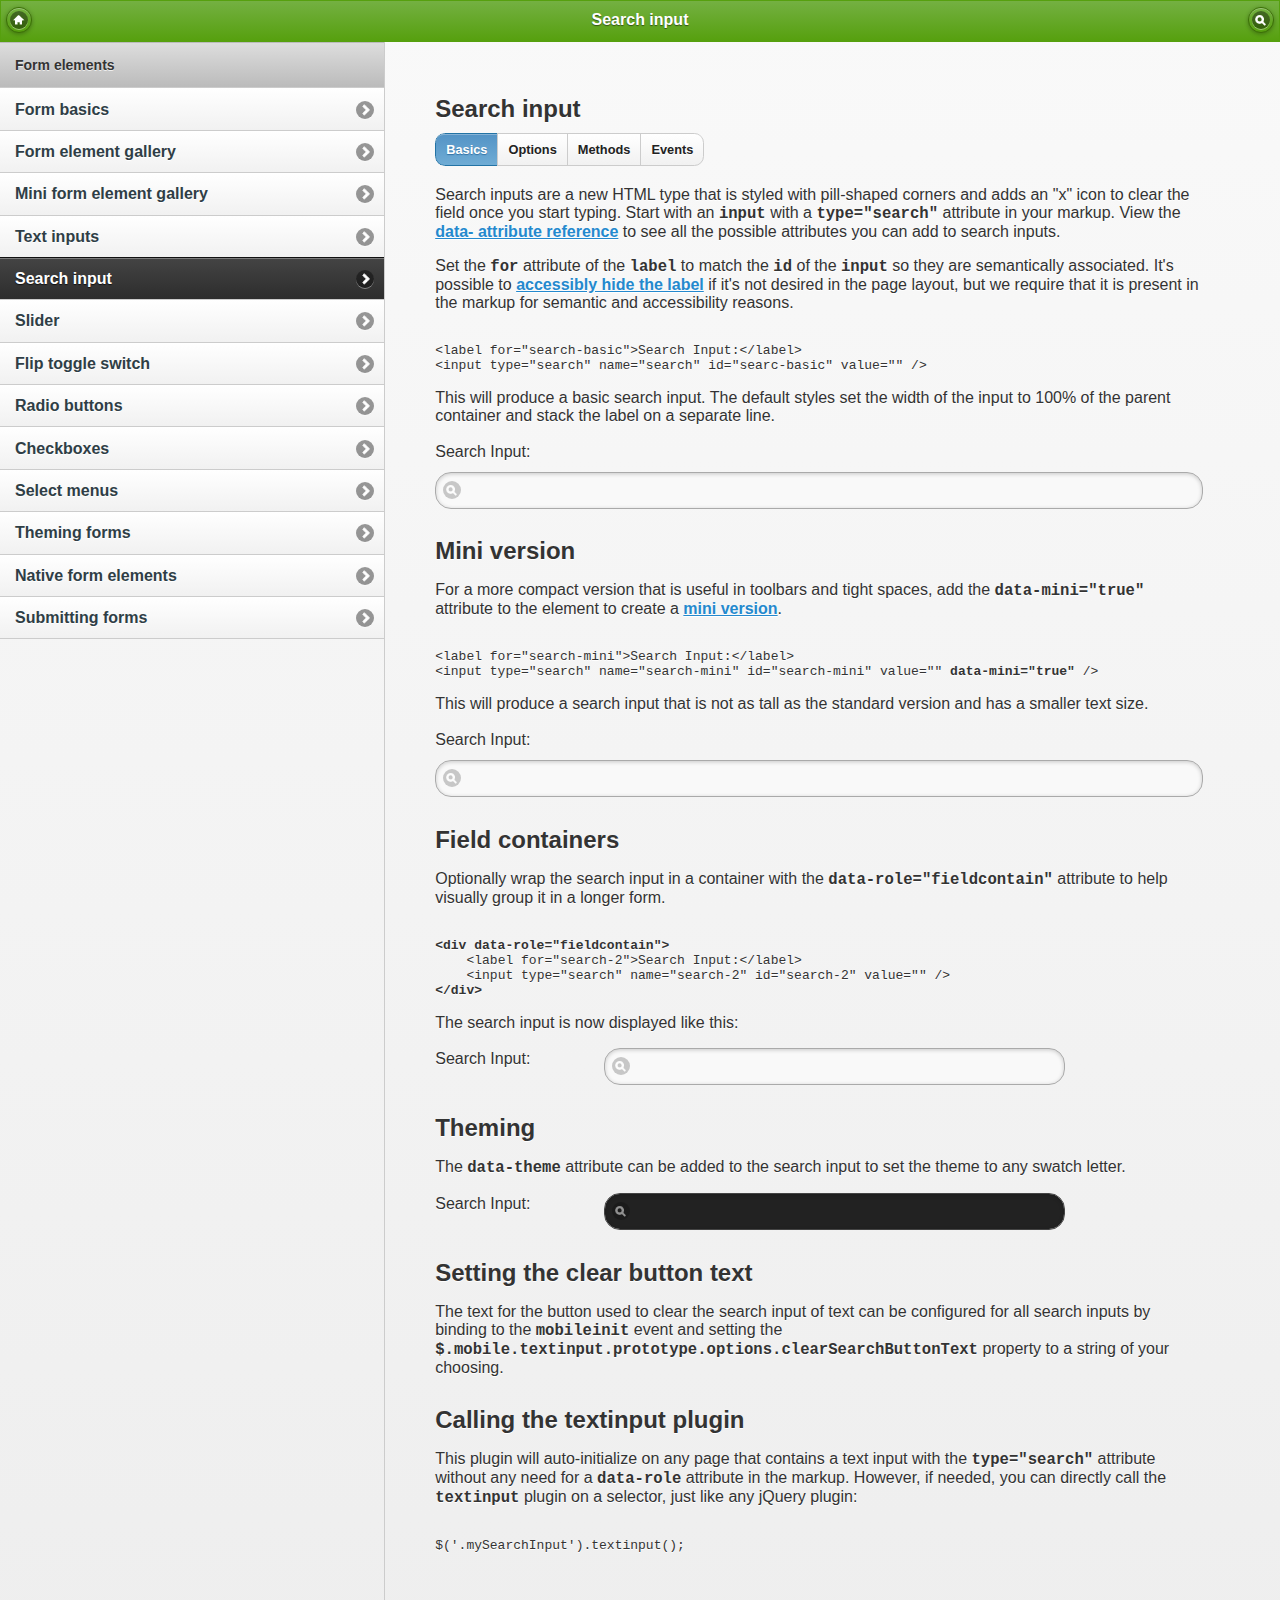
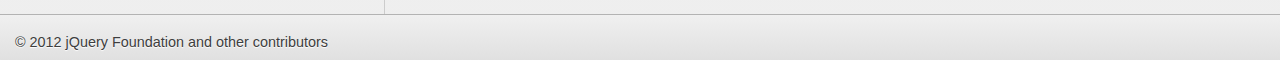
<file: assets/www/jquery.mobile/demos/docs/forms/search/index.html>
<!DOCTYPE html> 
<html>
	<head>
	<meta charset="utf-8">
	<meta name="viewport" content="width=device-width, initial-scale=1"> 
	<title>jQuery Mobile Docs - Search input</title> 
	<link rel="stylesheet"  href="../../../css/themes/default/jquery.mobile-1.1.1.css" />
	<link rel="stylesheet" href="../../_assets/css/jqm-docs.css"/>
	<script src="../../../js/jquery.js"></script>
	<script src="../../../docs/_assets/js/jqm-docs.js"></script>
	<script src="../../../js/jquery.mobile-1.1.1.js"></script>

</head> 
<body> 

	<div data-role="page" class="type-interior">

		<div data-role="header" data-theme="f">
		<h1>Search input</h1>
		<a href="../../../" data-icon="home" data-iconpos="notext" data-direction="reverse">Home</a>
		<a href="../../nav.html" data-icon="search" data-iconpos="notext" data-rel="dialog" data-transition="fade">Search</a>
	</div><!-- /header -->

	<div data-role="content">
		<div class="content-primary">
		
		<form action="#" method="get">

			<h2>Search input</h2>
			
			<ul data-role="controlgroup" data-type="horizontal" class="localnav">
				<li><a href="index.html" data-role="button" data-transition="fade" class="ui-btn-active">Basics</a></li>
				<li><a href="options.html" data-role="button" data-transition="fade">Options</a></li>
				<li><a href="methods.html" data-role="button" data-transition="fade">Methods</a></li>
				<li><a href="events.html" data-role="button" data-transition="fade">Events</a></li>
			</ul>

			<p>Search inputs are a new HTML type that is styled with pill-shaped corners and adds an "x" icon to clear the field once you start typing. Start with an <code>input</code> with a <code>type="search"</code> attribute in your markup. View the <a href="../../api/data-attributes.html">data- attribute reference</a> to see all the possible attributes you can add to search inputs.</p>
			
			<p>Set the <code>for</code> attribute of the <code>label</code> to match the <code>id</code> of the <code>input</code> so they are semantically associated. It's possible to <a href="../docs-forms.html">accessibly hide the label</a> if it's not desired in the page layout, but we require that it is present in the markup for semantic and accessibility reasons.</p>
				
<pre><code>	
&lt;label for=&quot;search-basic&quot;&gt;Search Input:&lt;/label&gt;
&lt;input type=&quot;search&quot; name=&quot;search&quot; id=&quot;searc-basic&quot; value=&quot;&quot; /&gt;
</code></pre>	

				<p>This will produce a basic search input. The default styles set the width of the input to 100% of the parent container and stack the label on a separate line.</p>
		         <label for="search-basic">Search Input:</label>
				 <input type="search" name="search" id="search-basic" value="" />
		        
				<h2>Mini version</h2>

				<p>For a more compact version that is useful in toolbars and tight spaces, add the <code>data-mini="true"</code> attribute to the element to create a <a href="../forms-all-mini.html">mini version</a>. </p>

<pre><code>	
&lt;label for=&quot;search-mini&quot;&gt;Search Input:&lt;/label&gt;
&lt;input type=&quot;search&quot; name=&quot;search-mini&quot; id=&quot;search-mini&quot; value=&quot;&quot; <strong>data-mini=&quot;true&quot;</strong> /&gt;
</code></pre>

				<p>This will produce a search input that is not as tall as the standard version and has a smaller text size.</p>
		         <label for="search-mini">Search Input:</label>
				 <input type="search" name="search-mini" id="search-mini" value="" />

				<h2>Field containers</h2>
				
				 <p>Optionally wrap the search input in a container with the <code>data-role="fieldcontain"</code> attribute to help visually group it in a longer form.</p>

<pre><code>	
<strong>&lt;div data-role=&quot;fieldcontain&quot;&gt;
</strong>    &lt;label for=&quot;search-2&quot;&gt;Search Input:&lt;/label&gt;
    &lt;input type=&quot;search&quot; name=&quot;search-2&quot; id=&quot;search-2&quot; value=&quot;&quot; /&gt;
<strong>&lt;/div&gt;
</strong></code></pre>	
			 
			<p>The search input is now displayed like this:</p>
			<div data-role="fieldcontain">
	         <label for="search-2">Search Input:</label>
	         <input type="search" name="search-2" id="search-2" value="" />
			</div>

			<h2>Theming</h2>
			<p>The <code>data-theme</code> attribute can be added to the search input to set the theme to any swatch letter.</p>
			<div data-role="fieldcontain">
	         <label for="search-3">Search Input:</label>
	         <input type="search" name="search-3" id="search-3" value="" data-theme="a" />
			</div>

			<h2>Setting the clear button text</h2>
			<p>The text for the button used to clear the search input of text can be configured for all search inputs by binding to the <code>mobileinit</code> event and setting the <code>$.mobile.textinput.prototype.options.clearSearchButtonText</code> property to a string of your choosing.</p>
			
			<h2>Calling the textinput plugin</h2>

<p>This plugin will auto-initialize on any page that contains a text input with the <code>type="search"</code> attribute without any need for a <code>data-role</code> attribute in the markup. However, if needed, you can directly call the <code>textinput</code> plugin on a selector, just like any jQuery plugin:</p>
<pre><code>
$('.mySearchInput').textinput();			
</code></pre>
			

	</form>
	
	</div><!--/content-primary -->		
	
	<div class="content-secondary">
		
		<div data-role="collapsible" data-collapsed="true" data-theme="b" data-content-theme="d">
			
				<h3>More in this section</h3>
				
				<ul data-role="listview" data-theme="c" data-dividertheme="d">
				
					<li data-role="list-divider">Form elements</li>
					<li><a href="../docs-forms.html">Form basics</a></li>
					<li><a href="../forms-all.html">Form element gallery</a></li>
					<li><a href="../forms-all-mini.html">Mini form element gallery</a></li>
					<li><a href="../textinputs/index.html">Text inputs</a></li>
					<li data-theme="a"><a href="index.html">Search input</a></li>
					<li><a href="../slider/">Slider</a></li>
					<li><a href="../switch/">Flip toggle switch</a></li>
					<li><a href="../radiobuttons/">Radio buttons</a></li>
					<li><a href="../checkboxes/">Checkboxes</a></li>
					<li><a href="../selects/">Select menus</a></li>
					<li><a href="../forms-themes.html">Theming forms</a></li>
					<li><a href="../forms-all-native.html">Native form elements</a></li>
					<li><a href="../forms-sample.html">Submitting forms</a></li>
					
	
				</ul>
		</div>
	</div>		

</div><!-- /content -->

<div data-role="footer" class="footer-docs" data-theme="c">
		<p>&copy; 2012 jQuery Foundation and other contributors</p>
</div>
	
</div><!-- /page -->

</body>
</html>
</file>
<file: assets/www/jquery.mobile/demos/docs/_assets/css/jqm-docs.css>
/* jqm docs css

Beware: lots of last-minute CSS going on in here 
cobblers, shoes, 
*/

body { background: #dddddd; }
.ui-mobile .type-home .ui-content { margin: 0; background: #e5e5e5 url(../images/jqm-sitebg.png) top center repeat-x; }
.ui-mobile #jqm-homeheader { padding: 40px 10px 0; text-align: center;  margin: 0 auto; }
.ui-mobile #jqm-homeheader h1 { margin: 0 0 ; }
.ui-mobile #jqm-homeheader p { margin: .3em 0 0; line-height: 1.3; font-size: .9em; font-weight: bold; color: #666; }
.ui-mobile #jqm-version { text-indent: -99999px; background: url(../images/version.png) top right no-repeat; width: 119px; height: 122px; overflow: hidden; position: absolute; z-index: 50; top: -11px; right: 0; }
/* .ui-mobile .jqm-themeswitcher { margin: 10px 25px 10px 10px;  } */

.jqm-version {
background: #f7cf57;
border: solid #fff;
border-width: 2px 0;
color: #000;
display: block;
font-weight: bold;
position: absolute;
padding: .25em 3em;
right: -2.5em;
text-align: center;
text-shadow: 0 1px 1px #fff;
top: .75em;
width: 78px;
z-index: 9;
-webkit-transform: rotate(45deg);
-moz-transform: rotate(45deg);
-o-transform: rotate(45deg);
transform: rotate(45deg);

-webkit-box-shadow: 0 0 6px rgba(0,0,0,.50);
-moz-box-shadow: 0 0 6px rgba(0,0,0,.50);
-o-box-shadow: 0 0 6px rgba(0,0,0,.50);
box-shadow: 0 0 6px rgba(0,0,0,.50);
}
.jqm-version b {
color: #a21412;
}

h2 { margin:1.2em 0 .4em 0; }
p code { font-size:1.2em; font-weight:bold; } 
h4 code {font-size:1.2em; font-weight:bold; }

dt { font-weight: bold; margin: 2em 0 .5em; }
dt code, dd code { font-size:1.3em; line-height:150%; }
pre { white-space: pre; white-space: pre-wrap; word-wrap: break-word; }

#jqm-homeheader img { width: 235px; }
img { max-width: 100%; }

/* fluid images moved from jquery.mobile.core.css*/
.ui-mobile img {
	max-width: 100%;
}

.ui-header .jqm-home { top: 0; }
nav { margin: 0; }



p.intro {
	font-size: .96em;
	line-height: 1.3;
		border-top: 1px solid #75ae18;
		border-bottom: 0;
		background: none;
		margin: 1.5em 0;
		padding: 1.5em 15px 0;

}
p.intro strong {
	color:  #558e08;
}
.footer-docs {
	padding: 5px 0;
}
.footer-docs p {
	margin-left:15px;
	font-weight: normal;
	font-size: .9em;
}

.type-interior .content-secondary {
	border-right: 0;
	border-left: 0;
	margin: 10px -15px 0;
	background: #fff;
	border-top: 1px solid #ccc;
}
.type-home .ui-content {
	margin-top: 5px;
	overflow: hidden;
	position: relative;
}
.type-interior .ui-content {
	padding-bottom: 0;
}
.content-secondary .ui-collapsible {
	padding: 0 15px 10px;

}
.content-secondary .ui-collapsible-content {
	padding: 0;
	background: none;
	border-bottom: none;
}
.content-secondary .ui-listview {
	margin: 0;
}
/* new API additions */

dt {  
	margin: 35px 0 15px 0; 
	background-color:#ddd; 
	font-weight:normal;
}
dt code { 
	display:inline-block; 
	font-weight:bold;
	color:#56A00E; 
	padding:3px 7px; 
	margin-right:10px; 
	background-color:#fff; 
}
dd { 
	margin-bottom:10px; 
}
dd .default { font-weight:bold; }
dd pre { 
	margin:0 0 0 0; 
}
dd code { font-weight: normal; }
dd pre code { 
	margin:0; 
	border:none; 
	font-weight:normal; 
	font-size:100%; 
	background-color:transparent; 
}
dd h4 { margin:15px 0 0 0; }
		
.localnav {
	margin:0 0 20px 0;
	overflow:hidden;
}
.localnav li {
	float:left;
}
.localnav .ui-btn-inner { 
	padding: .6em 10px; 
	font-size:80%; 
}

/* custom dialog for the photos sharing */
.ui-dialog.dialog-actionsheet .ui-dialog-contain {
	margin-top: 0;
}



/* F bar theme - just for the docs overview headers */
.ui-bar-f {
	border: 1px solid #56A00E;
	background: 			#74b042;
	color: 					#fff;
	font-weight: bold;
	text-shadow: 0 1px 1px #335413;	
	background-image: -webkit-gradient(linear, left top, left bottom, from(#74b042), to(#56A00E)); /* Saf4+, Chrome */
	background-image: -webkit-linear-gradient(#74b042, #56A00E); /* Chrome 10+, Saf5.1+ */
	background-image:    -moz-linear-gradient(#74b042, #56A00E); /* FF3.6 */
	background-image:     -ms-linear-gradient(#74b042, #56A00E); /* IE10 */
	background-image:      -o-linear-gradient(#74b042, #56A00E); /* Opera 11.10+ */
	background-image:         linear-gradient(#74b042, #56A00E);		
}
.ui-bar-f, 
.ui-bar-f input, 
.ui-bar-f select, 
.ui-bar-f textarea, 
.ui-bar-f button {
	font-family: Helvetica, Arial, sans-serif /*{global-font-family}*/;
}

.ui-bar-f,
.ui-bar-f .ui-link-inherit {
	color: 					#fff;
}
.ui-bar-f .ui-link {
	color: 					#fff;
	font-weight: bold;
}
.ui-btn-up-f {
	border: 1px solid 		#3B6F07;
	background: 			#56A00E;
	font-weight: bold;
	color: 					#fff;
	text-shadow: 0 1px 1px #234403;
	background-image: -webkit-gradient(linear, left top, left bottom, from(#74b042), to(#56A00E)); /* Saf4+, Chrome */
	background-image: -webkit-linear-gradient(#74b042, #56A00E); /* Chrome 10+, Saf5.1+ */
	background-image:    -moz-linear-gradient(#74b042, #56A00E); /* FF3.6 */
	background-image:     -ms-linear-gradient(#74b042, #56A00E); /* IE10 */
	background-image:      -o-linear-gradient(#74b042, #56A00E); /* Opera 11.10+ */
	background-image:         linear-gradient(#74b042, #56A00E);
}
.ui-btn-up-f a.ui-link-inherit {
	color: 					#fff;
}
.ui-btn-hover-f {
	border: 1px solid 		#3B6F07;
	background: 			#6EBC1F;
	font-weight: bold;
	color: 					#fff;
	text-shadow: 0 1px 1px #234403;
	background-image: -webkit-gradient(linear, left top, left bottom, from(#8FC963), to(#6EBC1F)); /* Saf4+, Chrome */
	background-image: -webkit-linear-gradient(#8FC963, #6EBC1F); /* Chrome 10+, Saf5.1+ */
	background-image:    -moz-linear-gradient(#8FC963, #6EBC1F); /* FF3.6 */
	background-image:     -ms-linear-gradient(#8FC963, #6EBC1F); /* IE10 */
	background-image:      -o-linear-gradient(#8FC963, #6EBC1F); /* Opera 11.10+ */
	background-image:         linear-gradient(#8FC963, #6EBC1F);
}
.ui-btn-hover-f a.ui-link-inherit {
	color: 					#fff;
}
.ui-btn-down-f {
	border: 1px solid 		#3B6F07;
	background: 			#3d3d3d;
	font-weight: bold;
	color: 					#fff;
	text-shadow: 0 1px 1px #234403;
	background-image: -webkit-gradient(linear, left top, left bottom, from(#56A00E), to(#64A234)); /* Saf4+, Chrome */
	background-image: -webkit-linear-gradient(#56A00E, #64A234); /* Chrome 10+, Saf5.1+ */
	background-image:    -moz-linear-gradient(#56A00E, #64A234); /* FF3.6 */
	background-image:     -ms-linear-gradient(#56A00E, #64A234); /* IE10 */
	background-image:      -o-linear-gradient(#56A00E, #64A234); /* Opera 11.10+ */
	background-image:         linear-gradient(#56A00E, #64A234);
}
.ui-btn-down-f a.ui-link-inherit {
	color: 					#fff;
}
.ui-btn-up-f,
.ui-btn-hover-f,
.ui-btn-down-f {
	font-family: Helvetica, Arial, sans-serif;
	text-decoration: none;
}




/* docs site layout */

@media all and (min-width: 650px){
	

	.type-home .ui-content {
		margin-top: 5px;
	}
	.ui-mobile #jqm-homeheader {
		max-width: 340px;
	}
/*
	.ui-mobile .jqm-themeswitcher {
		float: right;
	}
*/
	p.intro {
		margin: 2em 0;
	}
	.type-home .ui-content,
	.type-interior .ui-content {
		padding: 0;
		background: url(../images/px-ccc.gif) 50% 0 repeat-y;
	}
	.type-interior .ui-content {
		background-position: 45%;
		overflow: hidden;
	}
	.content-secondary {
		text-align: left;
		float: left;
		width: 45%;
		background: none;
	}
	.content-secondary,
	.type-interior .content-secondary {
		margin: 30px 0 20px 2%;
		padding: 20px 4% 0 0;
			background: none;
					border-top: none;
	}
	.type-index .content-secondary {
		padding: 0;
	}
	.content-secondary .ui-collapsible {
		margin: 0;
		padding: 0;
	}
	.content-secondary .ui-collapsible-content {
		border: none;
	}
	.type-index .content-secondary .ui-listview {
		margin: 0;
	}

	.ui-mobile #jqm-homeheader {
		padding: 0;
	}
	.content-primary {
		width: 45%;
		float: right;
		margin-top: 30px;
		margin-right: 1%;
		padding-right: 1%;
	}
	.content-primary ul:first-child {
		margin-top: 0;
	}
	.content-secondary h2 {
		position: absolute;
		left: -9999px;
	}
	.type-interior .content-primary {
		padding: 1.5em 6% 3em 0;
		margin: 0;
	}
	/* fix up the collapsibles - expanded on desktop */
	.content-secondary .ui-collapsible-heading {
		display: none;
	}
	.content-secondary .ui-collapsible-contain {
		margin:0;
	}
	.content-secondary .ui-collapsible-content {
		display: block;
		margin: 0;
		padding: 0;
	}
	.type-interior  .content-secondary .ui-li-divider {
		padding-top: 1em;
		padding-bottom: 1em;
	}
	.type-interior .content-secondary {
		margin: 0;
		padding: 0;
	}
	
}
@media all and (min-width: 750px){
	.type-home .ui-content,
	.type-interior .ui-content {
		background-position: 39%;
	}
	.content-secondary {
		width: 34%;
	}
	.content-primary {
		width: 56%;
		padding-right: 1%;
	}	
	.type-interior .ui-content {
		background-position: 34%;
	}
}

@media all and (min-width: 1200px){
	.type-home .ui-content{
		background-position: 38.5%;
	}
	.type-interior .ui-content {
		background-position: 30%;
	}
	.content-secondary {
		width: 30%;
		padding-right:6%;
		margin: 30px 0 20px 5%;
	}
	.type-interior .content-secondary {
		margin: 0;
		padding: 0;
	}
	.content-primary {
		width: 50%;
		margin-right: 5%;
		padding-right: 3%;
	}
	.type-interior .content-primary {
		width: 60%;
	}
}
</file>
